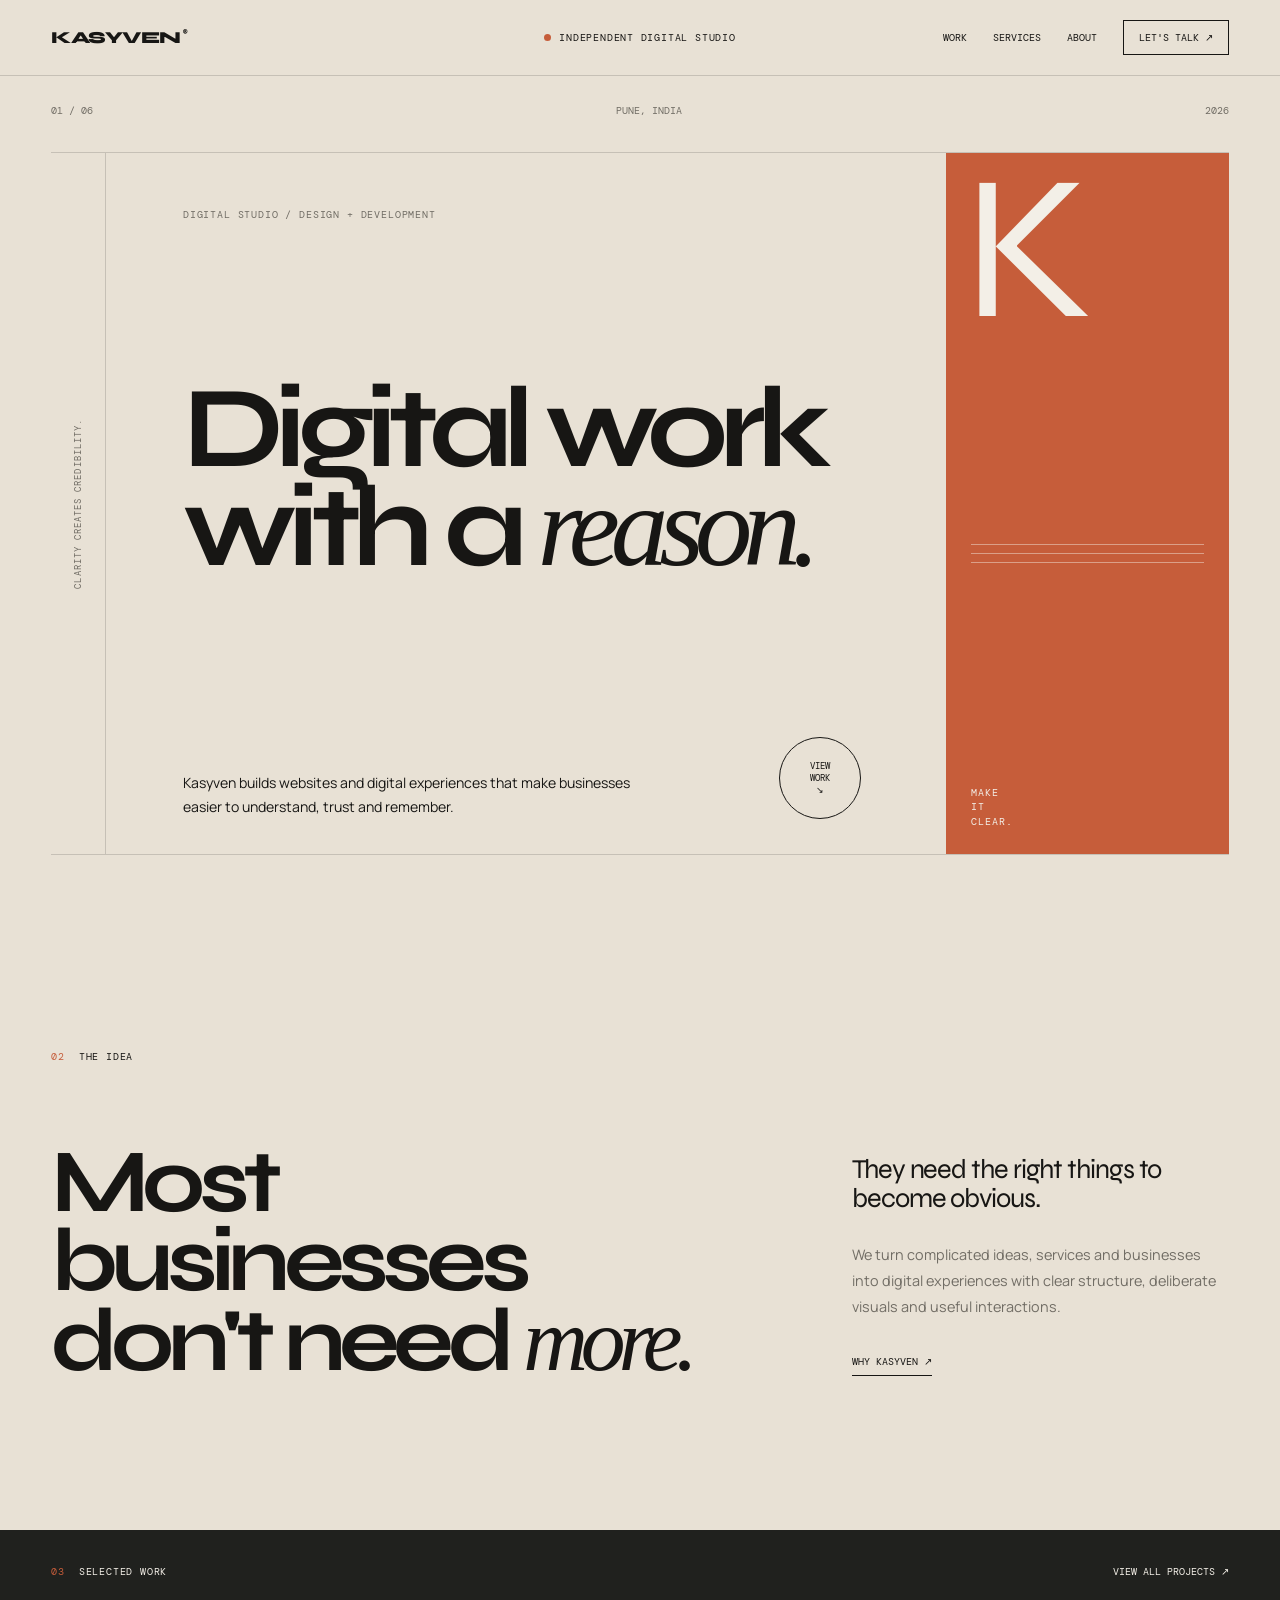
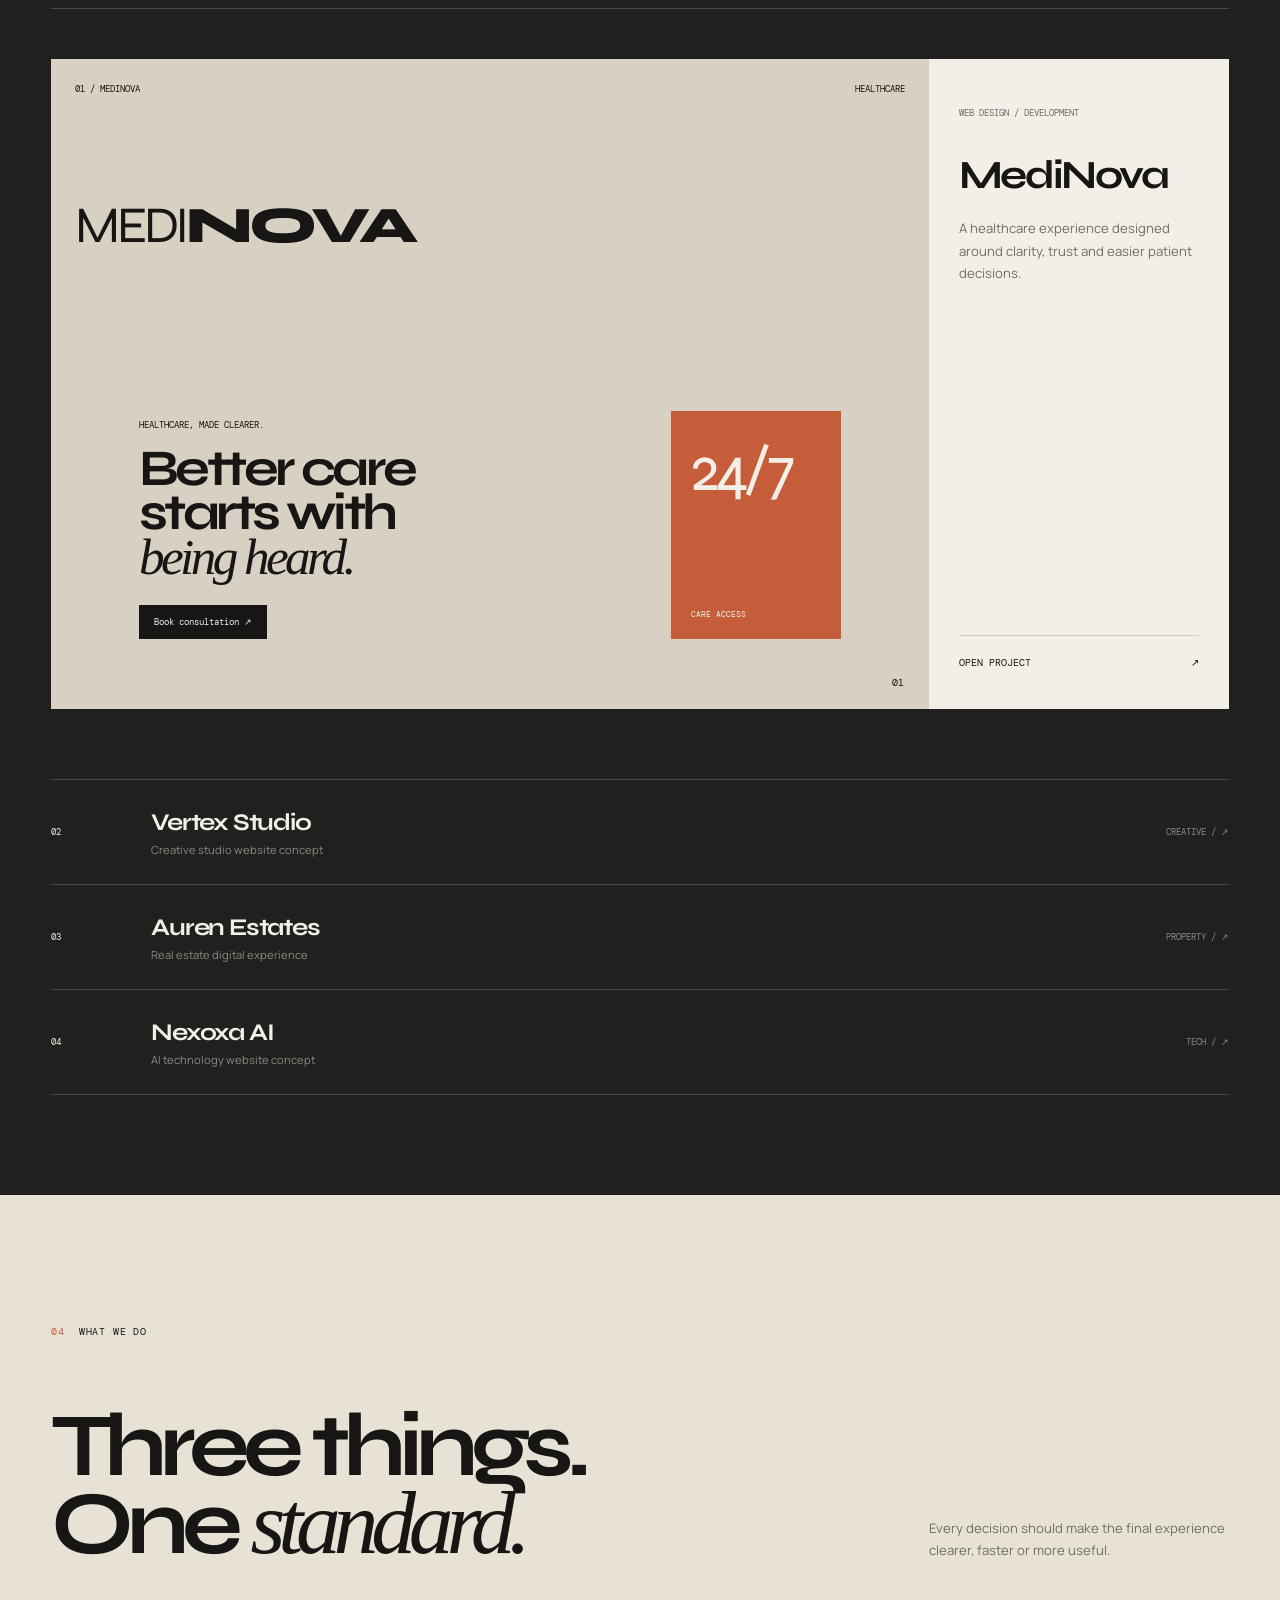
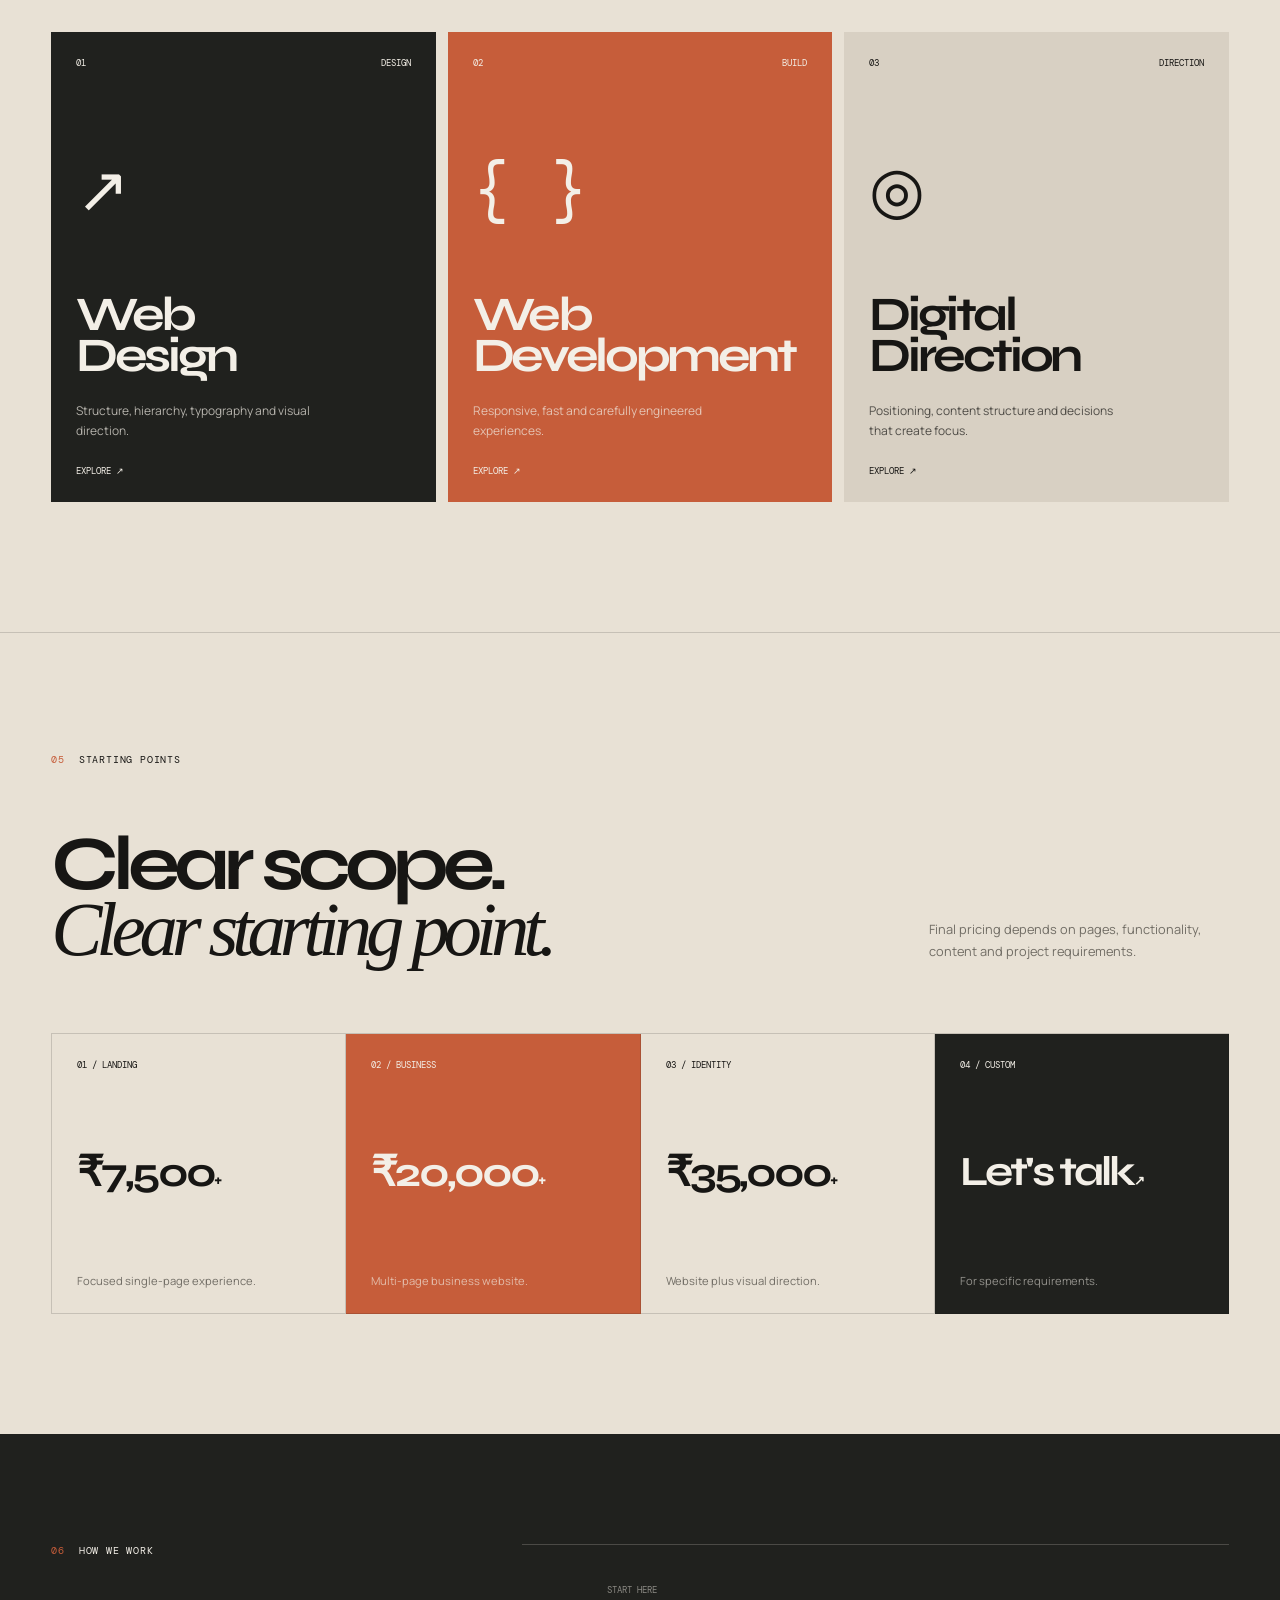
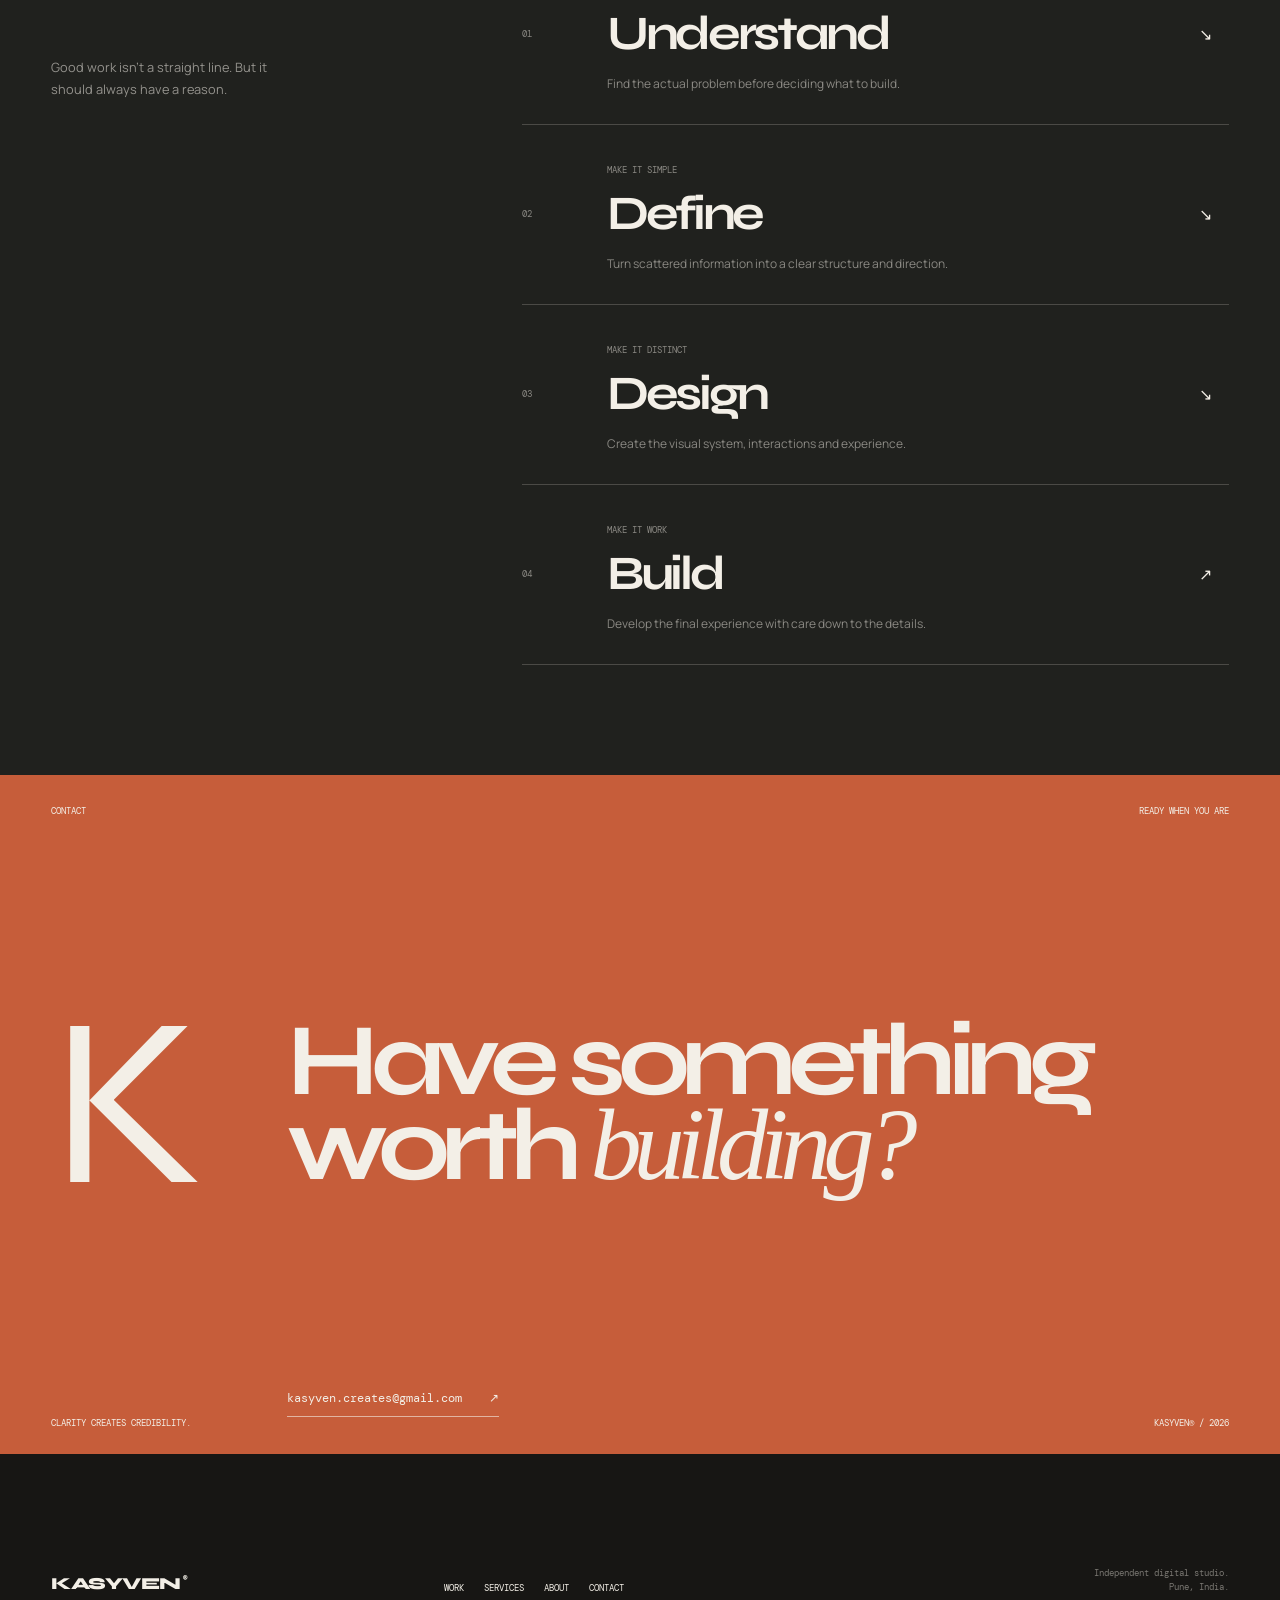
<file: index.html>
﻿<!DOCTYPE html>
<html lang="en">
<head>
  <meta charset="UTF-8">
  <meta name="viewport" content="width=device-width, initial-scale=1.0">

  <meta name="description" content="Kasyven — Independent digital studio. Clarity creates credibility.">

  <title>Kasyven — Digital Studio</title>

  <link rel="preconnect" href="https://fonts.googleapis.com">
  <link rel="preconnect" href="https://fonts.gstatic.com" crossorigin>

  <link href="https://fonts.googleapis.com/css2?family=DM+Mono:wght@400;500&family=Manrope:wght@400;500;600;700;800&family=Syne:wght@400;500;600;700;800&display=swap" rel="stylesheet">

  <link rel="stylesheet" href="css/style.css">
</head>

<body>

<header class="site-header">
  <a href="index.html" class="brand">
    KASYVEN<span>®</span>
  </a>

  <div class="header-status">
    <span class="status-dot"></span>
    Independent digital studio
  </div>

  <nav>
    <a href="work.html">Work</a>
    <a href="services.html">Services</a>
    <a href="about.html">About</a>
    <a href="contact.html" class="header-contact">Let's talk ↗</a>
  </nav>

  <button class="menu-toggle" aria-label="Open menu">
    <span></span>
    <span></span>
  </button>
</header>


<main>

<!-- HERO -->

<section class="hero">

  <div class="hero-meta">
    <span>01 / 06</span>
    <span>Pune, India</span>
    <span>2026</span>
  </div>

  <div class="hero-grid">

    <div class="hero-label">
      <span class="vertical-text">CLARITY CREATES CREDIBILITY.</span>
    </div>

    <div class="hero-main">

      <div class="hero-kicker">
        DIGITAL STUDIO / DESIGN + DEVELOPMENT
      </div>

      <h1>
        Digital work<br>
        with a <em>reason.</em>
      </h1>

      <div class="hero-footer">

        <p>
          Kasyven builds websites and digital experiences
          that make businesses easier to understand,
          trust and remember.
        </p>

        <a href="work.html" class="circle-link">
          <span>View<br>work</span>
          ↘
        </a>

      </div>

    </div>

    <div class="hero-object">
      <div class="object-number">K</div>
      <div class="object-lines">
        <span></span>
        <span></span>
        <span></span>
      </div>
      <div class="object-caption">
        MAKE<br>
        IT<br>
        CLEAR.
      </div>
    </div>

  </div>

</section>


<!-- INTRO -->

<section class="intro-section">

  <div class="section-tag">
    <span>02</span>
    THE IDEA
  </div>

  <div class="intro-layout">

    <h2>
      Most businesses<br>
      don't need <em>more.</em>
    </h2>

    <div class="intro-copy">
      <p class="large-copy">
        They need the right things
        to become obvious.
      </p>

      <p>
        We turn complicated ideas, services and businesses
        into digital experiences with clear structure,
        deliberate visuals and useful interactions.
      </p>

      <a href="about.html" class="under-link">
        Why Kasyven <span>↗</span>
      </a>
    </div>

  </div>

</section>


<!-- FEATURED WORK -->

<section class="work-section">

  <div class="section-header">
    <div class="section-tag light">
      <span>03</span>
      SELECTED WORK
    </div>

    <a href="work.html" class="light-link">
      View all projects ↗
    </a>
  </div>


  <div class="featured-project">

    <div class="project-visual">

      <div class="project-topline">
        <span>01 / MEDINOVA</span>
        <span>HEALTHCARE</span>
      </div>

      <div class="medinova-mark">
        <span>MEDI</span><strong>NOVA</strong>
      </div>

      <div class="medical-layout">

        <div class="medical-copy">
          <small>HEALTHCARE, MADE CLEARER.</small>

          <h3>
            Better care<br>
            starts with<br>
            <i>being heard.</i>
          </h3>

          <span class="fake-button">
            Book consultation ↗
          </span>
        </div>

        <div class="medical-panel">
          <span>24/7</span>
          <small>CARE ACCESS</small>
        </div>

      </div>

      <div class="project-index">01</div>

    </div>


    <div class="project-info">

      <div>
        <span class="project-category">
          WEB DESIGN / DEVELOPMENT
        </span>

        <h3>MediNova</h3>

        <p>
          A healthcare experience designed around
          clarity, trust and easier patient decisions.
        </p>
      </div>

      <a
        href="https://kasyvencreates.github.io/kasyven-demos/website1/"
        target="_blank"
        rel="noopener"
        class="project-link"
      >
        Open project
        <span>↗</span>
      </a>

    </div>

  </div>


  <!-- OTHER WORK -->

  <div class="other-work">

    <a
      href="https://kasyvencreates.github.io/kasyven-demos/website2/"
      target="_blank"
      rel="noopener"
      class="work-item"
    >
      <span class="work-number">02</span>

      <div class="work-name">
        <h3>Vertex Studio</h3>
        <p>Creative studio website concept</p>
      </div>

      <span class="work-type">CREATIVE / ↗</span>
    </a>


    <a
      href="https://kasyvencreates.github.io/kasyven-demos/website3/"
      target="_blank"
      rel="noopener"
      class="work-item"
    >
      <span class="work-number">03</span>

      <div class="work-name">
        <h3>Auren Estates</h3>
        <p>Real estate digital experience</p>
      </div>

      <span class="work-type">PROPERTY / ↗</span>
    </a>


    <a
      href="https://kasyvencreates.github.io/kasyven-demos/website4/"
      target="_blank"
      rel="noopener"
      class="work-item"
    >
      <span class="work-number">04</span>

      <div class="work-name">
        <h3>Nexoxa AI</h3>
        <p>AI technology website concept</p>
      </div>

      <span class="work-type">TECH / ↗</span>
    </a>

  </div>

</section>


<!-- SERVICES -->

<section class="services-section">

  <div class="section-tag">
    <span>04</span>
    WHAT WE DO
  </div>

  <div class="services-intro">
    <h2>
      Three things.<br>
      One <em>standard.</em>
    </h2>

    <p>
      Every decision should make the final experience
      clearer, faster or more useful.
    </p>
  </div>


  <div class="service-cards">

    <a href="services.html" class="service-card service-card-dark">

      <div class="card-top">
        <span>01</span>
        <span>DESIGN</span>
      </div>

      <div class="service-symbol">↗</div>

      <h3>Web<br>Design</h3>

      <p>
        Structure, hierarchy, typography
        and visual direction.
      </p>

      <span class="card-arrow">Explore ↗</span>

    </a>


    <a href="services.html" class="service-card service-card-terra">

      <div class="card-top">
        <span>02</span>
        <span>BUILD</span>
      </div>

      <div class="service-symbol">{ }</div>

      <h3>Web<br>Development</h3>

      <p>
        Responsive, fast and carefully
        engineered experiences.
      </p>

      <span class="card-arrow">Explore ↗</span>

    </a>


    <a href="services.html" class="service-card service-card-light">

      <div class="card-top">
        <span>03</span>
        <span>DIRECTION</span>
      </div>

      <div class="service-symbol">◎</div>

      <h3>Digital<br>Direction</h3>

      <p>
        Positioning, content structure
        and decisions that create focus.
      </p>

      <span class="card-arrow">Explore ↗</span>

    </a>

  </div>

</section>


<!-- PRICING -->

<section class="pricing-section">

  <div class="section-tag">
    <span>05</span>
    STARTING POINTS
  </div>

  <div class="pricing-heading">
    <h2>
      Clear scope.<br>
      <em>Clear starting point.</em>
    </h2>

    <p>
      Final pricing depends on pages, functionality,
      content and project requirements.
    </p>
  </div>


  <div class="price-grid">

    <div class="price-card">
      <span>01 / LANDING</span>
      <strong>₹7,500<span>+</span></strong>
      <p>Focused single-page experience.</p>
    </div>

    <div class="price-card featured-price">
      <span>02 / BUSINESS</span>
      <strong>₹20,000<span>+</span></strong>
      <p>Multi-page business website.</p>
    </div>

    <div class="price-card">
      <span>03 / IDENTITY</span>
      <strong>₹35,000<span>+</span></strong>
      <p>Website plus visual direction.</p>
    </div>

    <div class="price-card custom-price">
      <span>04 / CUSTOM</span>
      <strong>Let's talk<span>↗</span></strong>
      <p>For specific requirements.</p>
    </div>

  </div>

</section>


<!-- PROCESS -->

<section class="process-section">

  <div class="process-side">
    <div class="section-tag light">
      <span>06</span>
      HOW WE WORK
    </div>

    <p>
      Good work isn't a straight line.
      But it should always have a reason.
    </p>
  </div>


  <div class="process-list">

    <div class="process-item">
      <span>01</span>

      <div>
        <small>START HERE</small>
        <h3>Understand</h3>
        <p>
          Find the actual problem before
          deciding what to build.
        </p>
      </div>

      <b>↘</b>
    </div>


    <div class="process-item">
      <span>02</span>

      <div>
        <small>MAKE IT SIMPLE</small>
        <h3>Define</h3>
        <p>
          Turn scattered information into
          a clear structure and direction.
        </p>
      </div>

      <b>↘</b>
    </div>


    <div class="process-item">
      <span>03</span>

      <div>
        <small>MAKE IT DISTINCT</small>
        <h3>Design</h3>
        <p>
          Create the visual system,
          interactions and experience.
        </p>
      </div>

      <b>↘</b>
    </div>


    <div class="process-item">
      <span>04</span>

      <div>
        <small>MAKE IT WORK</small>
        <h3>Build</h3>
        <p>
          Develop the final experience
          with care down to the details.
        </p>
      </div>

      <b>↗</b>
    </div>

  </div>

</section>


<!-- CONTACT -->

<section class="contact-section">

  <div class="contact-top">
    <span>CONTACT</span>
    <span>READY WHEN YOU ARE</span>
  </div>

  <div class="contact-main">

    <div class="contact-mark">K</div>

    <h2>
      Have something<br>
      worth <em>building?</em>
    </h2>

    <a href="mailto:kasyven.creates@gmail.com" class="contact-email">
      kasyven.creates@gmail.com
      <span>↗</span>
    </a>

  </div>

  <div class="contact-bottom">
    <span>CLARITY CREATES CREDIBILITY.</span>
    <span>KASYVEN® / 2026</span>
  </div>

</section>

</main>


<footer class="site-footer">

  <div class="footer-brand">KASYVEN<span>®</span></div>

  <div class="footer-links">
    <a href="work.html">Work</a>
    <a href="services.html">Services</a>
    <a href="about.html">About</a>
    <a href="contact.html">Contact</a>
  </div>

  <div class="footer-copy">
    Independent digital studio.<br>
    Pune, India.
  </div>

</footer>


<script src="js/script.js"></script>

</body>
</html>
</file>
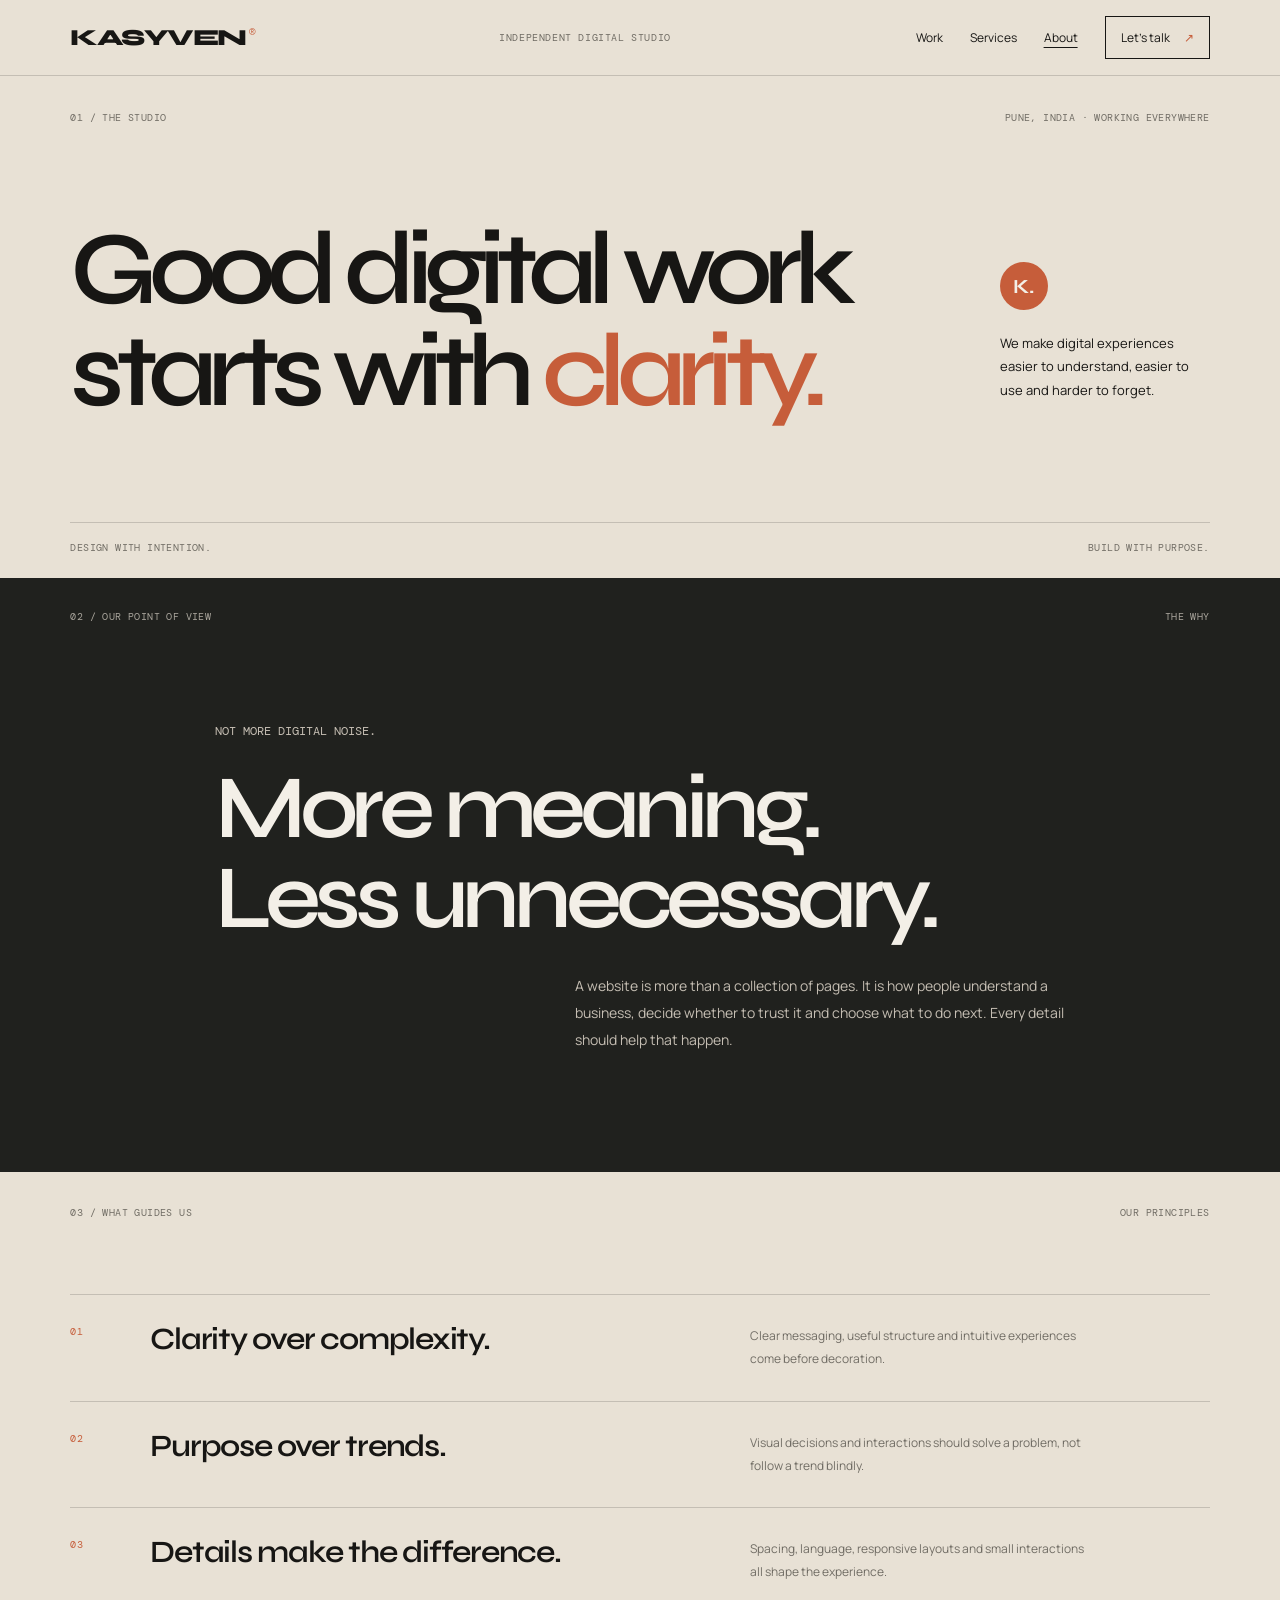
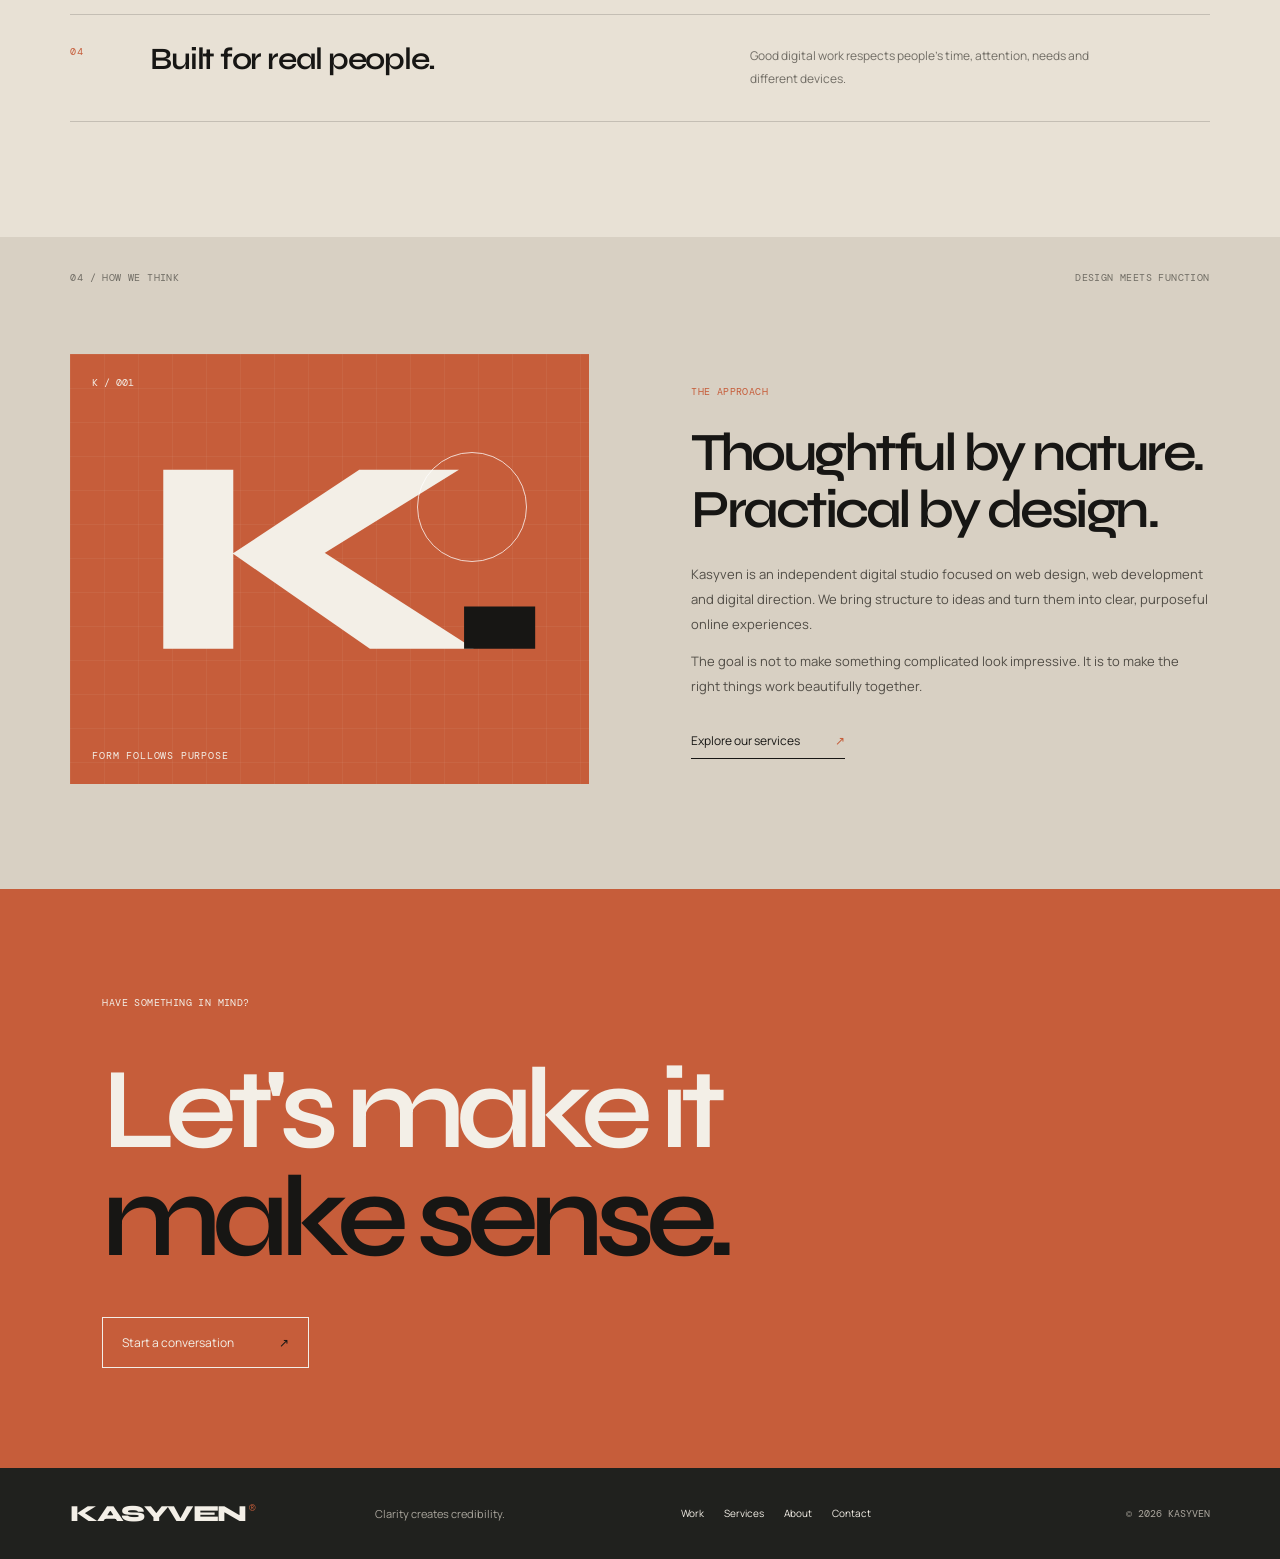
<file: about.html>
﻿<!DOCTYPE html>
<html lang="en">
<head>
    <meta charset="UTF-8">
    <meta name="viewport" content="width=device-width, initial-scale=1.0">
    <meta name="description" content="Meet Kasyven — a digital studio focused on thoughtful web design, development and digital experiences.">
    <title>About — Kasyven</title>
    <link rel="preconnect" href="https://fonts.googleapis.com">
    <link rel="preconnect" href="https://fonts.gstatic.com" crossorigin>
    <link href="https://fonts.googleapis.com/css2?family=DM+Mono:wght@400;500&family=Manrope:wght@400;500;600;700&family=Syne:wght@400;500;600;700;800&display=swap" rel="stylesheet">
    <link rel="stylesheet" href="css/about.css">
    <script src="js/script.js" defer></script>
</head>
<body>

<header class="site-header">
    <a class="wordmark" href="index.html">KASYVEN<span>®</span></a>
    <span class="header-note">Independent digital studio</span>
    <nav class="main-nav" aria-label="Main navigation">
        <a href="work.html">Work</a>
        <a href="services.html">Services</a>
        <a href="about.html" aria-current="page">About</a>
        <a class="nav-contact" href="contact.html">Let's talk <span>↗</span></a>
    </nav>
</header>

<main>
    <section class="about-hero">
        <div class="eyebrow"><span>01 / THE STUDIO</span><span>PUNE, INDIA · WORKING EVERYWHERE</span></div>

        <div class="hero-layout">
            <h1>Good digital work<br>starts with <span>clarity.</span></h1>
            <div class="hero-aside">
                <span class="aside-mark">K.</span>
                <p>We make digital experiences easier to understand, easier to use and harder to forget.</p>
            </div>
        </div>

        <div class="hero-bottom">
            <span>DESIGN WITH INTENTION.</span>
            <span>BUILD WITH PURPOSE.</span>
        </div>
    </section>

    <section class="manifesto section-pad">
        <div class="section-label"><span>02 / OUR POINT OF VIEW</span><span>THE WHY</span></div>
        <div class="manifesto-content">
            <p class="manifesto-kicker">Not more digital noise.</p>
            <h2>More meaning.<br>Less unnecessary.</h2>
            <p class="manifesto-copy">
                A website is more than a collection of pages. It is how people
                understand a business, decide whether to trust it and choose
                what to do next. Every detail should help that happen.
            </p>
        </div>
    </section>

    <section class="beliefs section-pad">
        <div class="section-label"><span>03 / WHAT GUIDES US</span><span>OUR PRINCIPLES</span></div>

        <div class="belief-list">
            <article class="belief-row">
                <span class="belief-number">01</span>
                <h3>Clarity over complexity.</h3>
                <p>Clear messaging, useful structure and intuitive experiences come before decoration.</p>
            </article>
            <article class="belief-row">
                <span class="belief-number">02</span>
                <h3>Purpose over trends.</h3>
                <p>Visual decisions and interactions should solve a problem, not follow a trend blindly.</p>
            </article>
            <article class="belief-row">
                <span class="belief-number">03</span>
                <h3>Details make the difference.</h3>
                <p>Spacing, language, responsive layouts and small interactions all shape the experience.</p>
            </article>
            <article class="belief-row">
                <span class="belief-number">04</span>
                <h3>Built for real people.</h3>
                <p>Good digital work respects people's time, attention, needs and different devices.</p>
            </article>
        </div>
    </section>

    <section class="studio-section section-pad">
        <div class="section-label"><span>04 / HOW WE THINK</span><span>DESIGN MEETS FUNCTION</span></div>

        <div class="studio-grid">
            <div class="studio-art" aria-label="Abstract Kasyven studio graphic">
                <div class="art-grid"></div>
                <span class="art-coordinate">K / 001</span>
                <span class="art-letter">K<span>.</span></span>
                <span class="art-caption">FORM FOLLOWS PURPOSE</span>
                <span class="art-circle"></span>
            </div>

            <div class="studio-copy">
                <span class="mini-label">THE APPROACH</span>
                <h2>Thoughtful by nature.<br>Practical by design.</h2>
                <p>
                    Kasyven is an independent digital studio focused on web design,
                    web development and digital direction. We bring structure to
                    ideas and turn them into clear, purposeful online experiences.
                </p>
                <p>
                    The goal is not to make something complicated look impressive.
                    It is to make the right things work beautifully together.
                </p>
                <a class="text-link" href="services.html">Explore our services <span>↗</span></a>
            </div>
        </div>
    </section>

    <section class="about-cta">
        <span class="mini-label">HAVE SOMETHING IN MIND?</span>
        <h2>Let's make it<br><span>make sense.</span></h2>
        <a class="cta-link" href="contact.html">Start a conversation <span>↗</span></a>
    </section>
</main>

<footer class="site-footer">
    <a class="footer-brand" href="index.html">KASYVEN<span>®</span></a>
    <span class="footer-note">Clarity creates credibility.</span>
    <div class="footer-links">
        <a href="work.html">Work</a>
        <a href="services.html">Services</a>
        <a href="about.html">About</a>
        <a href="contact.html">Contact</a>
    </div>
    <span class="footer-copy">© 2026 KASYVEN</span>
</footer>

</body>
</html>
</file>
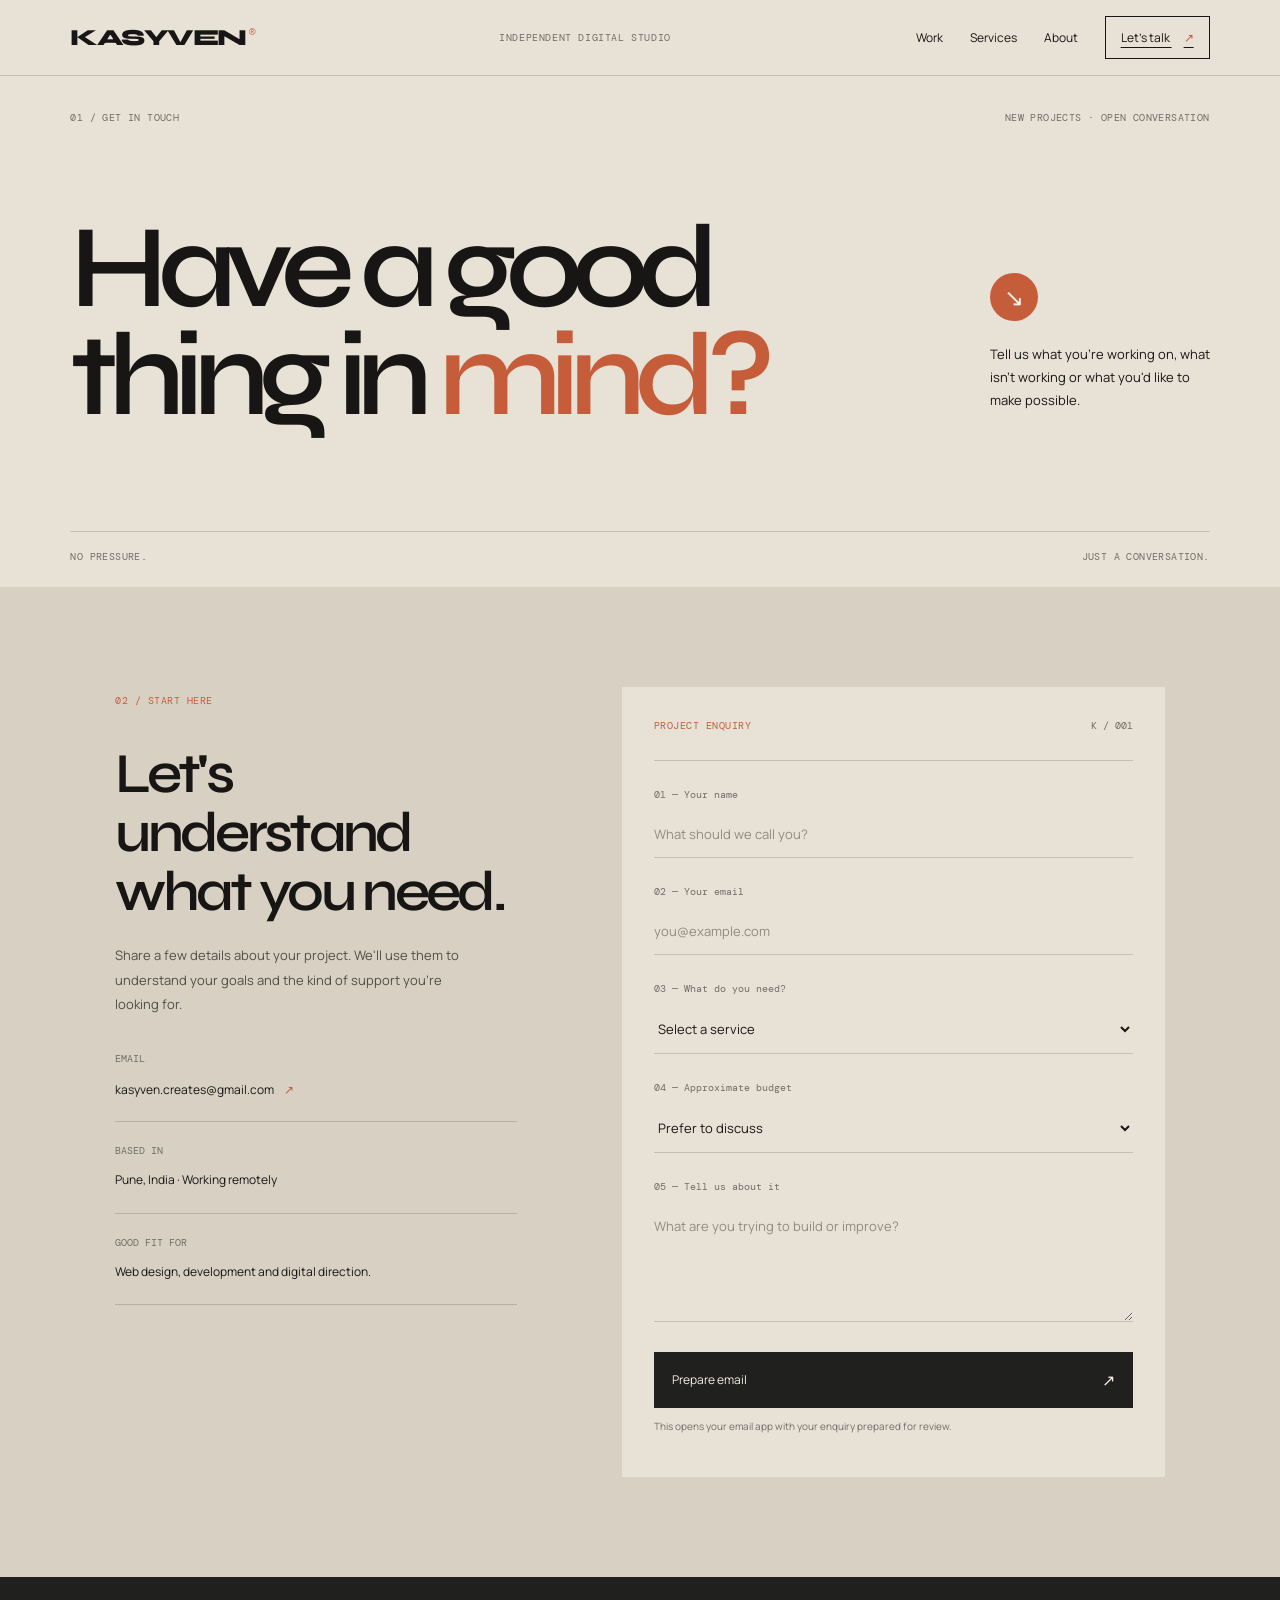
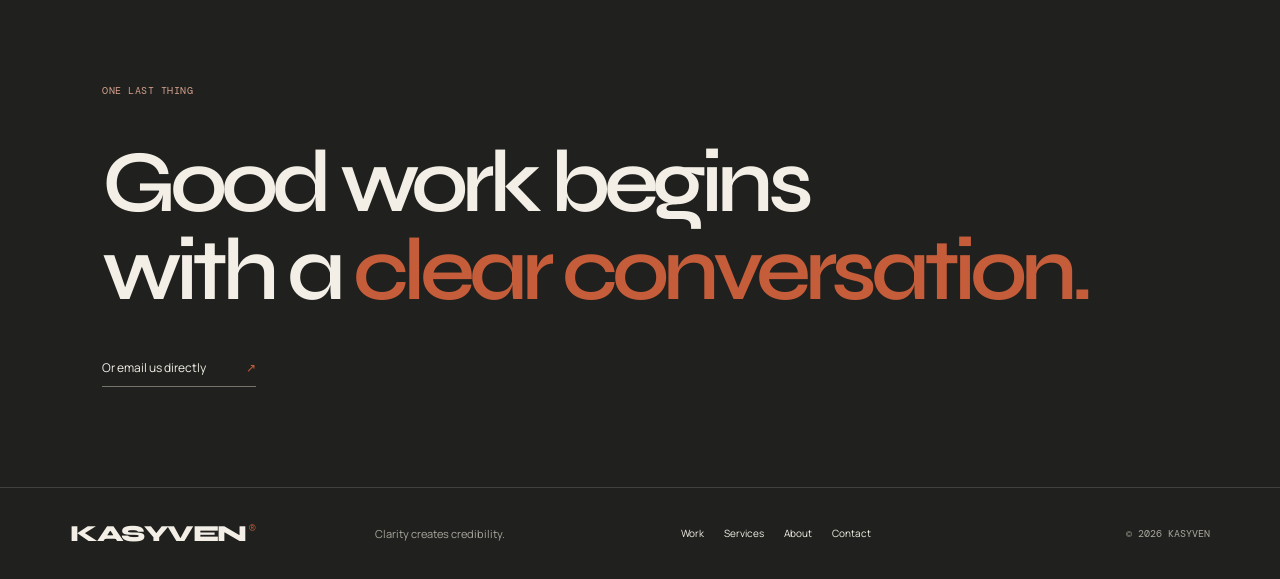
<file: contact.html>
﻿<!DOCTYPE html>
<html lang="en">
<head>
    <meta charset="UTF-8">
    <meta name="viewport" content="width=device-width, initial-scale=1.0">
    <meta name="description" content="Start a project with Kasyven. Get in touch about website design, development or digital direction.">
    <title>Contact — Kasyven</title>
    <link rel="preconnect" href="https://fonts.googleapis.com">
    <link rel="preconnect" href="https://fonts.gstatic.com" crossorigin>
    <link href="https://fonts.googleapis.com/css2?family=DM+Mono:wght@400;500&family=Manrope:wght@400;500;600;700&family=Syne:wght@400;500;600;700;800&display=swap" rel="stylesheet">
    <link rel="stylesheet" href="css/contact.css">
    <script src="js/script.js" defer></script>
</head>
<body>

<header class="site-header">
    <a class="wordmark" href="index.html">KASYVEN<span>®</span></a>
    <span class="header-note">Independent digital studio</span>
    <nav class="main-nav" aria-label="Main navigation">
        <a href="work.html">Work</a>
        <a href="services.html">Services</a>
        <a href="about.html">About</a>
        <a class="nav-contact" href="contact.html" aria-current="page">Let's talk <span>↗</span></a>
    </nav>
</header>

<main>
    <section class="contact-hero">
        <div class="eyebrow"><span>01 / GET IN TOUCH</span><span>NEW PROJECTS · OPEN CONVERSATION</span></div>

        <div class="contact-heading">
            <h1>Have a good<br>thing in <span>mind?</span></h1>
            <div class="heading-aside">
                <span class="aside-mark">↘</span>
                <p>Tell us what you're working on, what isn't working or what you'd like to make possible.</p>
            </div>
        </div>

        <div class="hero-bottom">
            <span>NO PRESSURE.</span>
            <span>JUST A CONVERSATION.</span>
        </div>
    </section>

    <section class="contact-main">
        <div class="contact-intro">
            <span class="mini-label">02 / START HERE</span>
            <h2>Let's understand<br>what you need.</h2>
            <p>
                Share a few details about your project. We'll use them to understand
                your goals and the kind of support you're looking for.
            </p>

            <div class="contact-detail">
                <span class="detail-label">EMAIL</span>
                <a href="mailto:kasyven.creates@gmail.com">kasyven.creates@gmail.com <span>↗</span></a>
            </div>

            <div class="contact-detail">
                <span class="detail-label">BASED IN</span>
                <p>Pune, India · Working remotely</p>
            </div>

            <div class="contact-detail">
                <span class="detail-label">GOOD FIT FOR</span>
                <p>Web design, development and digital direction.</p>
            </div>
        </div>

        <form class="contact-form" id="contact-form">
            <div class="form-heading">
                <span class="mini-label">PROJECT ENQUIRY</span>
                <span class="form-index">K / 001</span>
            </div>

            <label for="name">01 — Your name</label>
            <input type="text" id="name" name="name" placeholder="What should we call you?" required>

            <label for="email">02 — Your email</label>
            <input type="email" id="email" name="email" placeholder="you@example.com" required>

            <label for="service">03 — What do you need?</label>
            <select id="service" name="service" required>
                <option value="" disabled selected>Select a service</option>
                <option value="Web Design">Web design</option>
                <option value="Web Development">Web development</option>
                <option value="Design and Development">Design + development</option>
                <option value="Digital Direction">Digital direction</option>
                <option value="Not Sure Yet">Not sure yet</option>
            </select>

            <label for="budget">04 — Approximate budget</label>
            <select id="budget" name="budget">
                <option value="" selected>Prefer to discuss</option>
                <option value="Under ₹15,000">Under ₹15,000</option>
                <option value="₹15,000–₹30,000">₹15,000–₹30,000</option>
                <option value="₹30,000–₹60,000">₹30,000–₹60,000</option>
                <option value="₹60,000+">₹60,000+</option>
            </select>

            <label for="message">05 — Tell us about it</label>
            <textarea id="message" name="message" rows="5" placeholder="What are you trying to build or improve?" required></textarea>

            <button type="submit">Prepare email <span>↗</span></button>
            <p class="form-note">This opens your email app with your enquiry prepared for review.</p>
            <p class="form-status" id="form-status" aria-live="polite"></p>
        </form>
    </section>

    <section class="contact-close">
        <span class="mini-label">ONE LAST THING</span>
        <h2>Good work begins<br>with a <span>clear conversation.</span></h2>
        <a href="mailto:kasyven.creates@gmail.com">Or email us directly <span>↗</span></a>
    </section>
</main>

<footer class="site-footer">
    <a class="footer-brand" href="index.html">KASYVEN<span>®</span></a>
    <span class="footer-note">Clarity creates credibility.</span>
    <div class="footer-links">
        <a href="work.html">Work</a>
        <a href="services.html">Services</a>
        <a href="about.html">About</a>
        <a href="contact.html">Contact</a>
    </div>
    <span class="footer-copy">© 2026 KASYVEN</span>
</footer>

<script>
document.getElementById("contact-form").addEventListener("submit", function (event) {
    event.preventDefault();

    const data = new FormData(this);
    const subject = encodeURIComponent("Kasyven project enquiry — " + data.get("service"));
    const body = encodeURIComponent(
        "Hello Kasyven,\n\n" +
        "Name: " + data.get("name") + "\n" +
        "Email: " + data.get("email") + "\n" +
        "Service: " + data.get("service") + "\n" +
        "Budget: " + (data.get("budget") || "Prefer to discuss") + "\n\n" +
        "Project details:\n" + data.get("message") + "\n\n" +
        "Sent through the Kasyven website."
    );

    document.getElementById("form-status").textContent =
        "Your email app should open with the enquiry details.";

    window.location.href =
        "mailto:kasyven.creates@gmail.com?subject=" + subject + "&body=" + body;
});
</script>

</body>
</html>
</file>
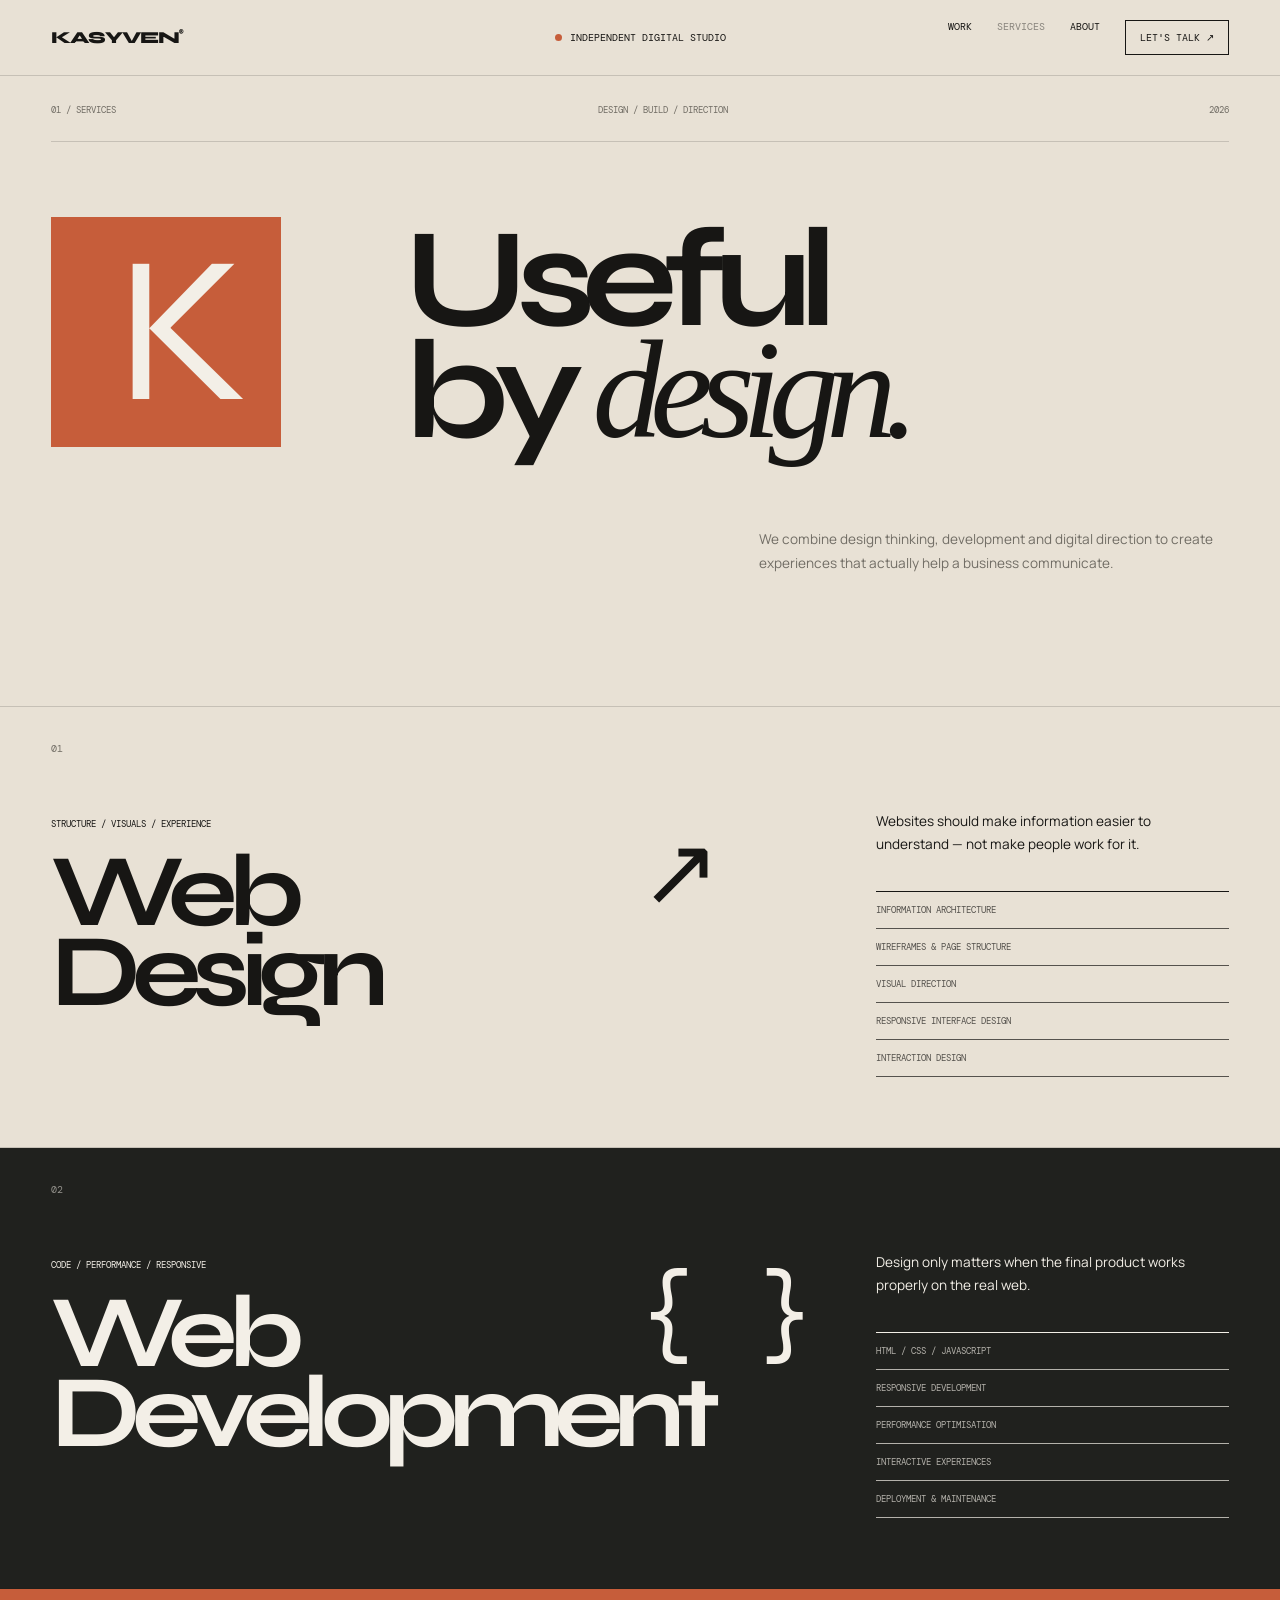
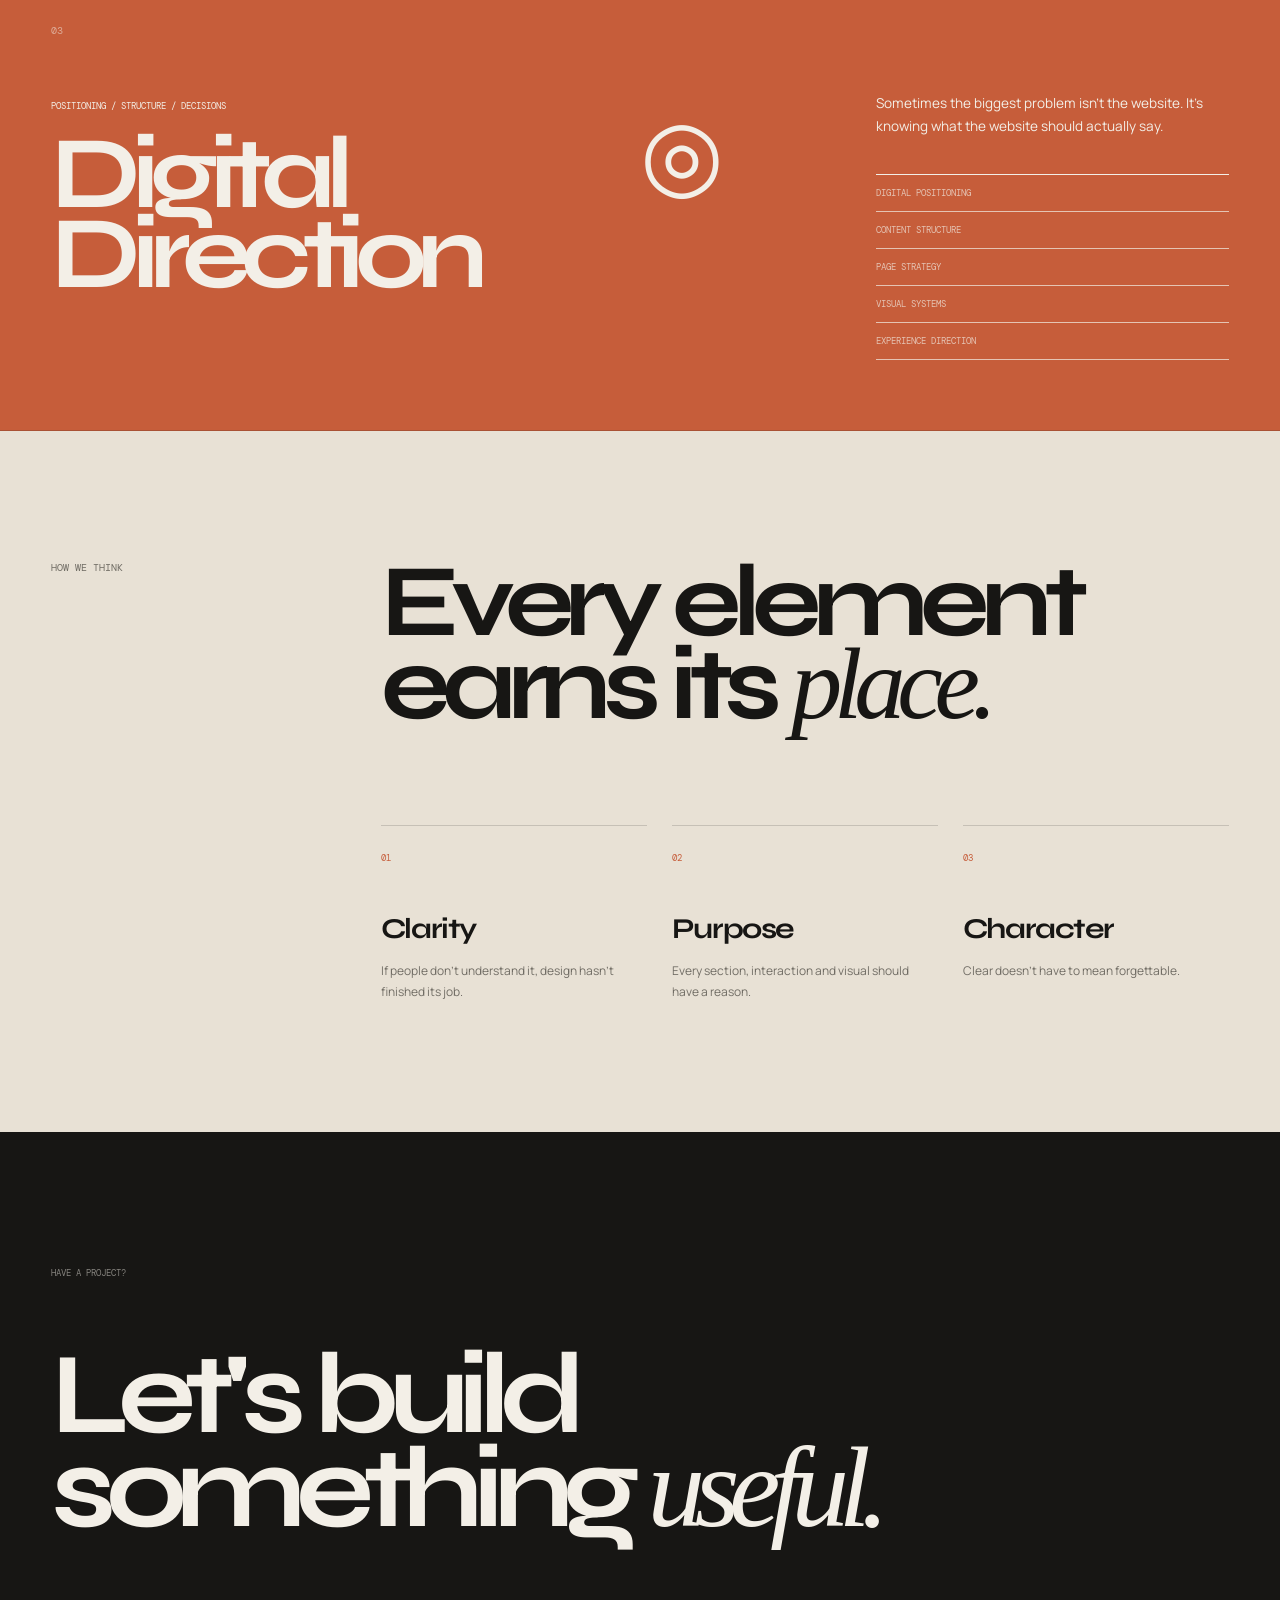
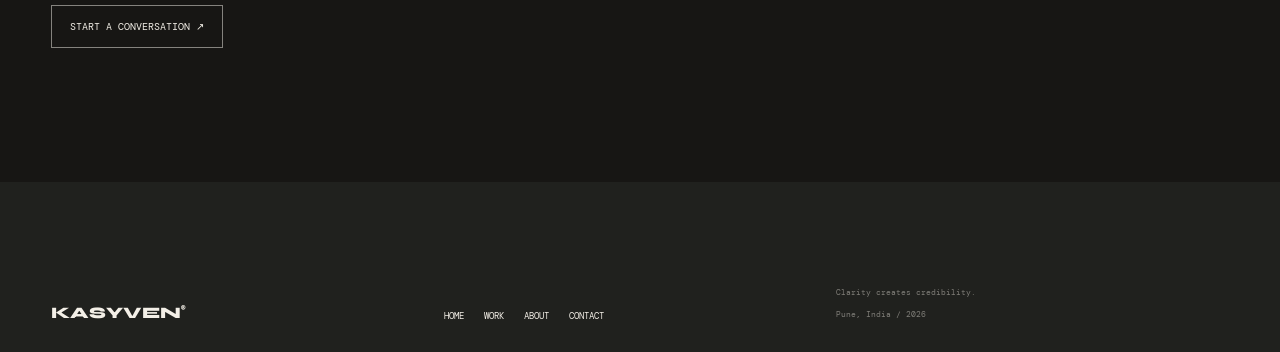
<file: services.html>
﻿<!DOCTYPE html>
<html lang="en">
<head>
  <meta charset="UTF-8">
  <meta name="viewport" content="width=device-width, initial-scale=1.0">

  <meta name="description" content="Kasyven services — web design, development and digital direction.">

  <title>Services — Kasyven</title>

  <link rel="preconnect" href="https://fonts.googleapis.com">
  <link rel="preconnect" href="https://fonts.gstatic.com" crossorigin>

  <link href="https://fonts.googleapis.com/css2?family=DM+Mono:wght@400;500&family=Manrope:wght@400;500;600;700;800&family=Syne:wght@400;500;600;700;800&display=swap" rel="stylesheet">

  <link rel="stylesheet" href="css/services.css">
</head>

<body>

<header class="site-header">

  <a href="index.html" class="brand">
    KASYVEN<span>®</span>
  </a>

  <div class="header-status">
    <span></span>
    Independent digital studio
  </div>

  <nav>
    <a href="work.html">Work</a>
    <a href="services.html" class="active">Services</a>
    <a href="about.html">About</a>
    <a href="contact.html" class="talk">Let's talk ↗</a>
  </nav>

</header>


<main>

<section class="services-hero">

  <div class="meta">
    <span>01 / SERVICES</span>
    <span>DESIGN / BUILD / DIRECTION</span>
    <span>2026</span>
  </div>

  <div class="hero-layout">

    <div class="hero-mark">
      K
    </div>

    <h1>
      Useful<br>
      by <em>design.</em>
    </h1>

  </div>

  <p>
    We combine design thinking, development and
    digital direction to create experiences that
    actually help a business communicate.
  </p>

</section>


<section class="services-list">

  <article class="service">

    <div class="service-number">01</div>

    <div class="service-main">

      <div class="service-heading">
        <small>STRUCTURE / VISUALS / EXPERIENCE</small>

        <h2>
          Web<br>
          Design
        </h2>
      </div>

      <div class="service-symbol">↗</div>

      <div class="service-description">

        <p>
          Websites should make information easier
          to understand — not make people work for it.
        </p>

        <ul>
          <li>Information architecture</li>
          <li>Wireframes & page structure</li>
          <li>Visual direction</li>
          <li>Responsive interface design</li>
          <li>Interaction design</li>
        </ul>

      </div>

    </div>

  </article>


  <article class="service service-dark">

    <div class="service-number">02</div>

    <div class="service-main">

      <div class="service-heading">
        <small>CODE / PERFORMANCE / RESPONSIVE</small>

        <h2>
          Web<br>
          Development
        </h2>
      </div>

      <div class="service-symbol">{ }</div>

      <div class="service-description">

        <p>
          Design only matters when the final product
          works properly on the real web.
        </p>

        <ul>
          <li>HTML / CSS / JavaScript</li>
          <li>Responsive development</li>
          <li>Performance optimisation</li>
          <li>Interactive experiences</li>
          <li>Deployment & maintenance</li>
        </ul>

      </div>

    </div>

  </article>


  <article class="service service-terra">

    <div class="service-number">03</div>

    <div class="service-main">

      <div class="service-heading">
        <small>POSITIONING / STRUCTURE / DECISIONS</small>

        <h2>
          Digital<br>
          Direction
        </h2>
      </div>

      <div class="service-symbol">◎</div>

      <div class="service-description">

        <p>
          Sometimes the biggest problem isn't the
          website. It's knowing what the website
          should actually say.
        </p>

        <ul>
          <li>Digital positioning</li>
          <li>Content structure</li>
          <li>Page strategy</li>
          <li>Visual systems</li>
          <li>Experience direction</li>
        </ul>

      </div>

    </div>

  </article>

</section>


<section class="principles">

  <div class="principles-label">
    HOW WE THINK
  </div>

  <div class="principles-content">

    <h2>
      Every element<br>
      earns its <em>place.</em>
    </h2>

    <div class="principle-grid">

      <div>
        <span>01</span>
        <h3>Clarity</h3>
        <p>
          If people don't understand it,
          design hasn't finished its job.
        </p>
      </div>

      <div>
        <span>02</span>
        <h3>Purpose</h3>
        <p>
          Every section, interaction and
          visual should have a reason.
        </p>
      </div>

      <div>
        <span>03</span>
        <h3>Character</h3>
        <p>
          Clear doesn't have to mean
          forgettable.
        </p>
      </div>

    </div>

  </div>

</section>


<section class="services-cta">

  <div class="cta-small">
    HAVE A PROJECT?
  </div>

  <h2>
    Let's build<br>
    something <em>useful.</em>
  </h2>

  <a href="contact.html">
    Start a conversation ↗
  </a>

</section>

</main>


<footer class="site-footer">

  <div class="footer-brand">
    KASYVEN<span>®</span>
  </div>

  <div class="footer-links">
    <a href="index.html">Home</a>
    <a href="work.html">Work</a>
    <a href="about.html">About</a>
    <a href="contact.html">Contact</a>
  </div>

  <div>
    <small>
      Clarity creates credibility.<br>
      Pune, India / 2026
    </small>
  </div>

</footer>

<script src="js/script.js"></script>

</body>
</html>
</file>
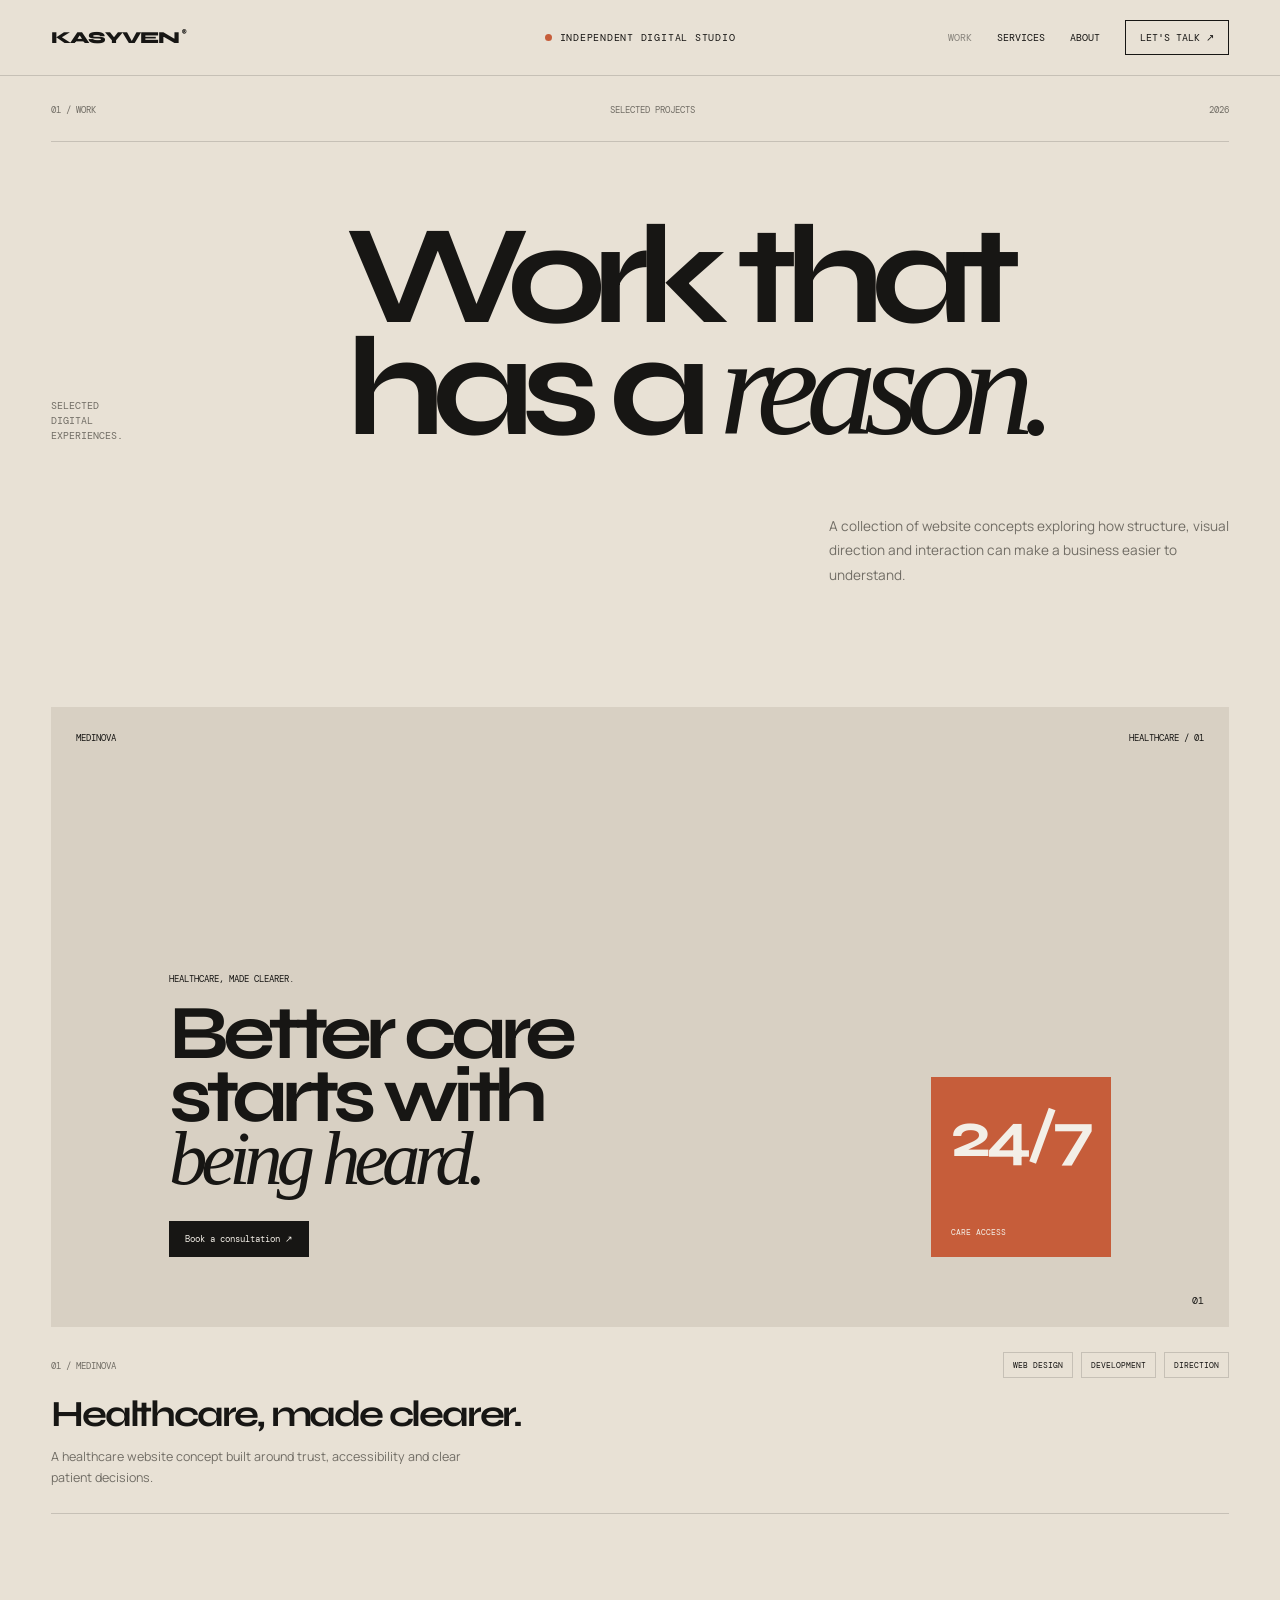
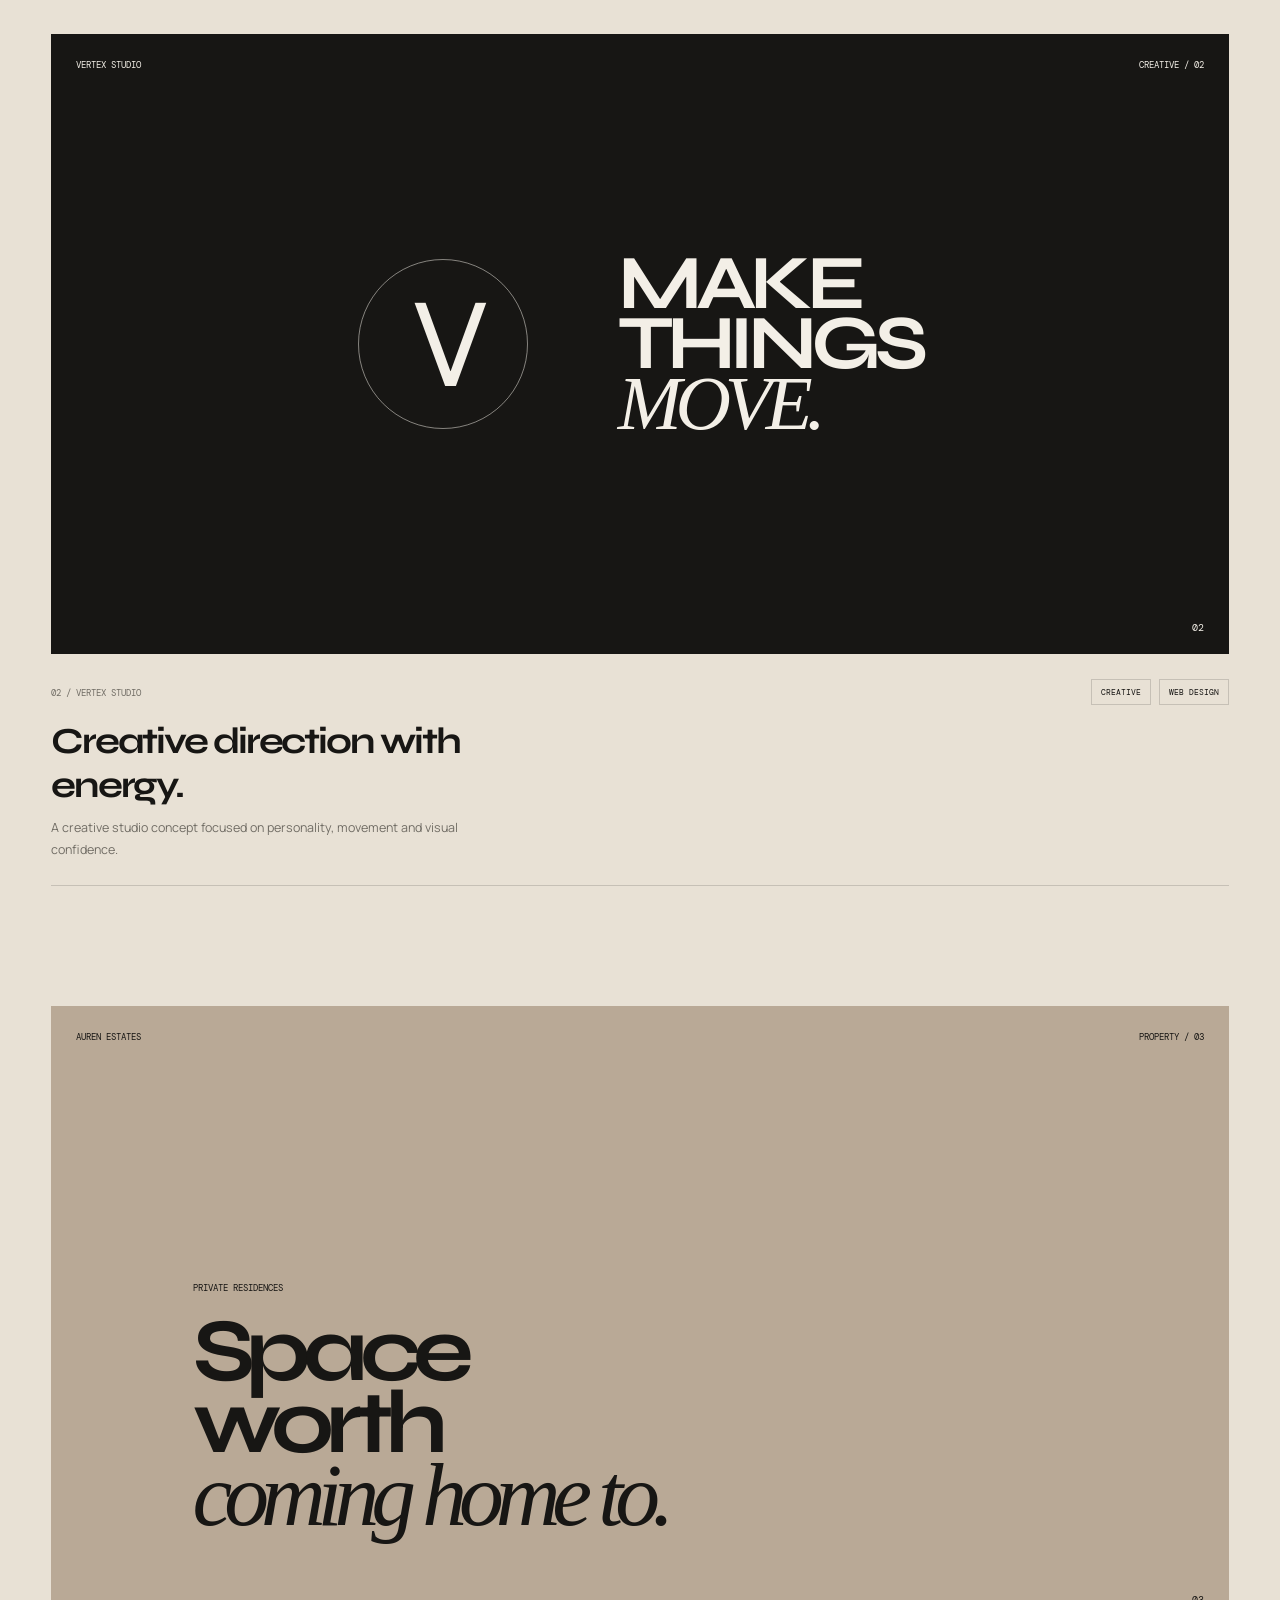
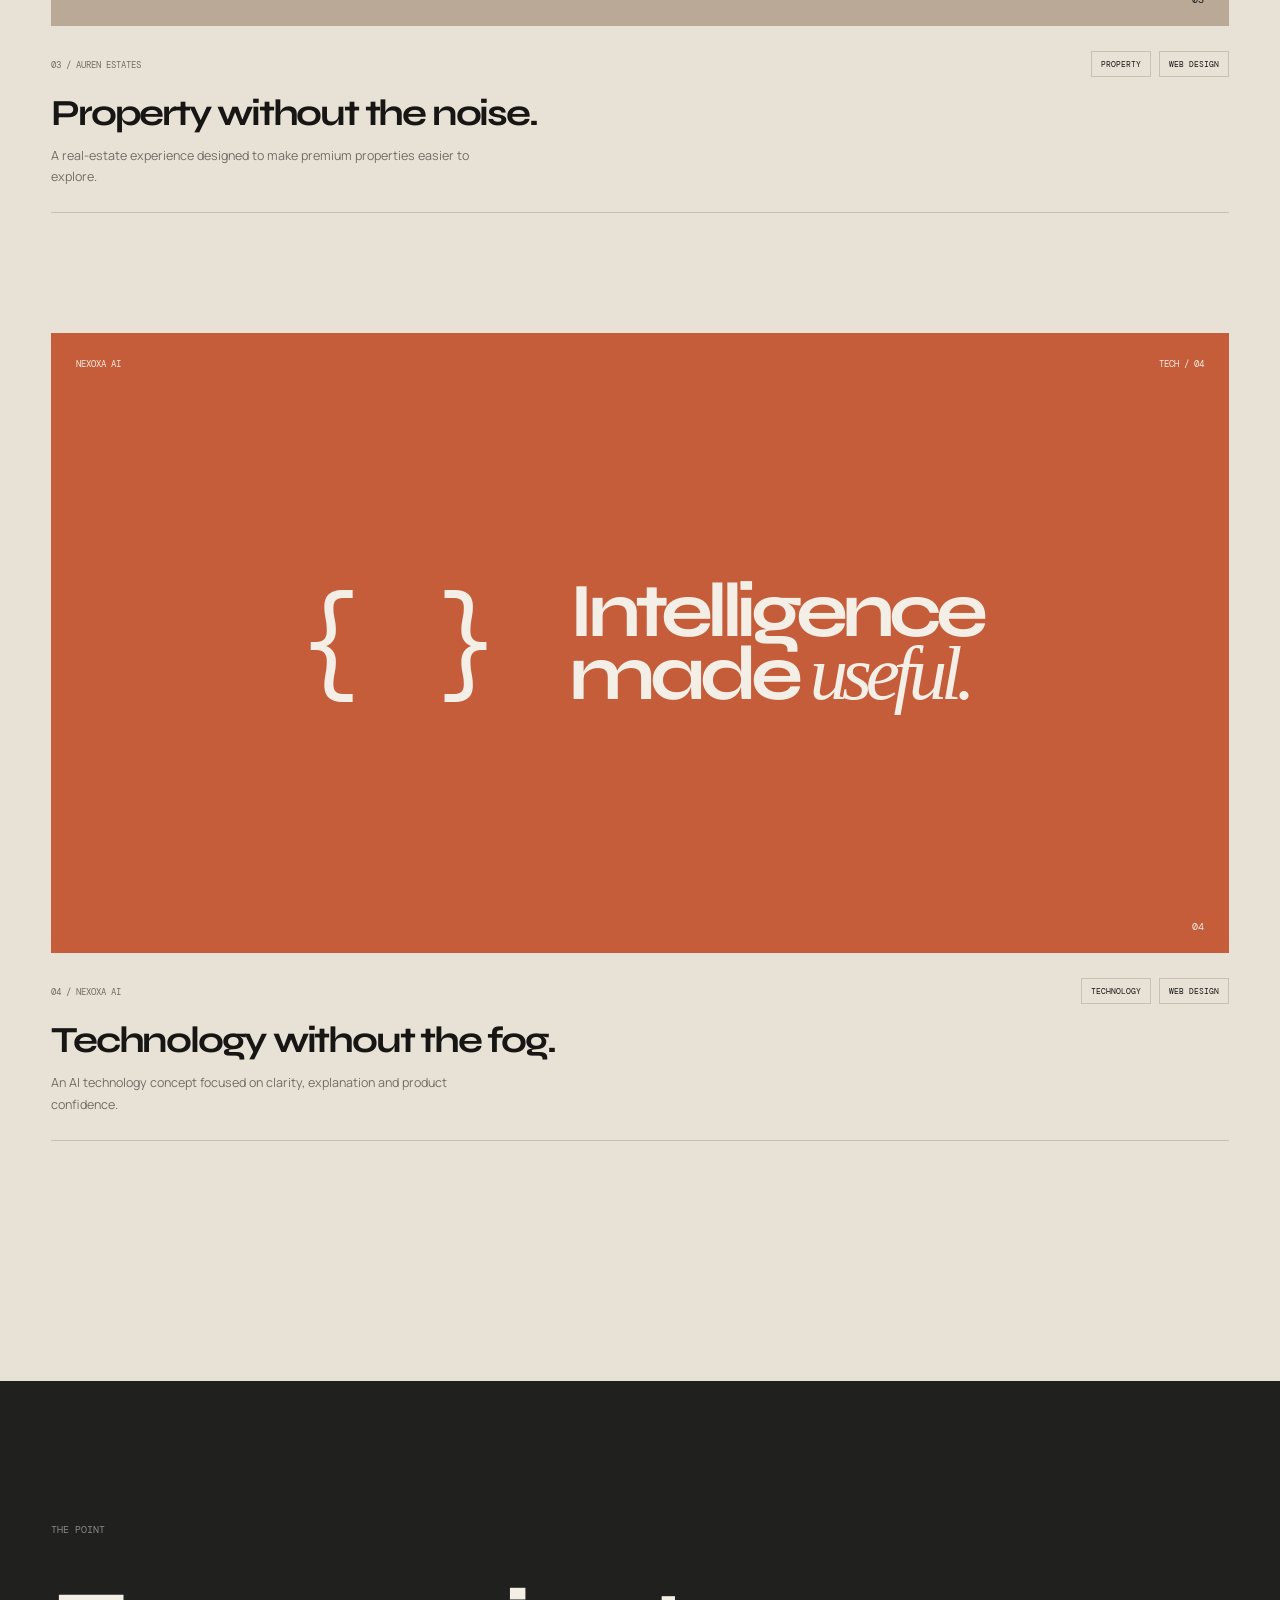
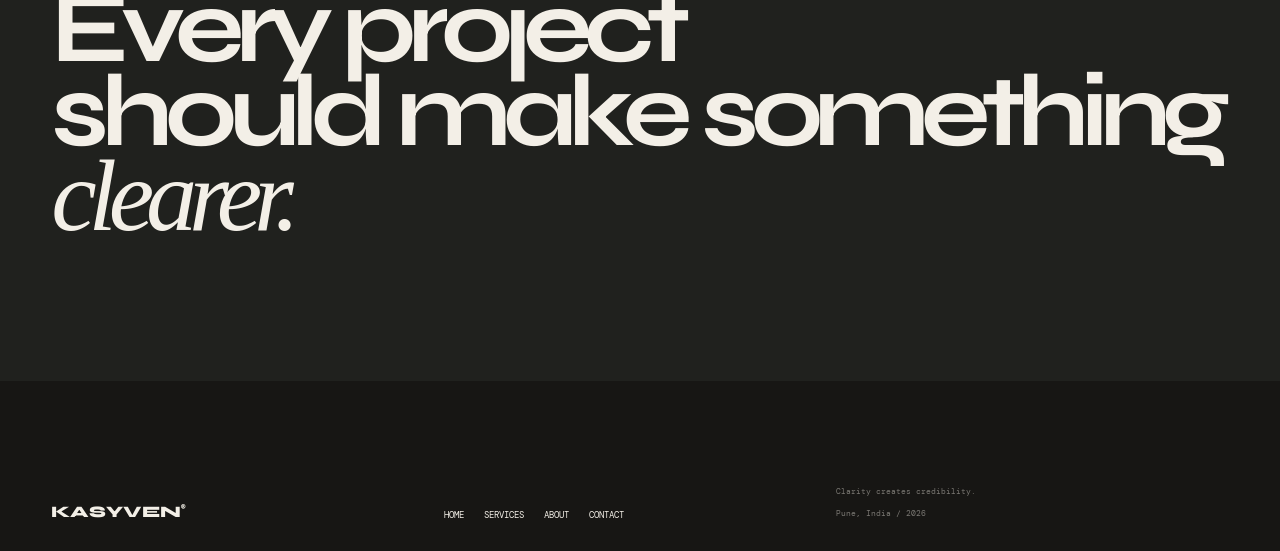
<file: work.html>
﻿<!DOCTYPE html>
<html lang="en">
<head>
  <meta charset="UTF-8">
  <meta name="viewport" content="width=device-width, initial-scale=1.0">
  <meta name="description" content="Selected work by Kasyven — digital experiences built with clarity.">
  <title>Work — Kasyven</title>

  <link rel="preconnect" href="https://fonts.googleapis.com">
  <link rel="preconnect" href="https://fonts.gstatic.com" crossorigin>

  <link href="https://fonts.googleapis.com/css2?family=DM+Mono:wght@400;500&family=Manrope:wght@400;500;600;700;800&family=Syne:wght@400;500;600;700;800&display=swap" rel="stylesheet">

  <link rel="stylesheet" href="css/work.css">
</head>

<body>

<header class="site-header">

  <a href="index.html" class="brand">
    KASYVEN<span>®</span>
  </a>

  <div class="header-status">
    <span></span>
    Independent digital studio
  </div>

  <nav>
    <a href="work.html" class="active">Work</a>
    <a href="services.html">Services</a>
    <a href="about.html">About</a>
    <a href="contact.html" class="talk">Let's talk ↗</a>
  </nav>

</header>


<main>

<section class="work-hero">

  <div class="meta">
    <span>01 / WORK</span>
    <span>SELECTED PROJECTS</span>
    <span>2026</span>
  </div>

  <div class="hero-content">

    <div class="hero-label">
      SELECTED<br>
      DIGITAL<br>
      EXPERIENCES.
    </div>

    <h1>
      Work that<br>
      has a <em>reason.</em>
    </h1>

  </div>

  <p class="hero-description">
    A collection of website concepts exploring how
    structure, visual direction and interaction can
    make a business easier to understand.
  </p>

</section>


<section class="projects">

  <!-- MEDINOVA -->

  <article class="project project-large">

    <a
      href="https://kasyvencreates.github.io/kasyven-demos/website1/"
      target="_blank"
      rel="noopener"
      class="project-preview medinova"
    >

      <div class="preview-top">
        <span>MEDINOVA</span>
        <span>HEALTHCARE / 01</span>
      </div>

      <div class="preview-main">

        <div>
          <small>HEALTHCARE, MADE CLEARER.</small>

          <h2>
            Better care<br>
            starts with<br>
            <i>being heard.</i>
          </h2>

          <span class="preview-button">
            Book a consultation ↗
          </span>
        </div>

        <div class="preview-stat">
          <strong>24/7</strong>
          <span>CARE ACCESS</span>
        </div>

      </div>

      <div class="preview-number">01</div>

    </a>

    <div class="project-info">

      <div>
        <span>01 / MEDINOVA</span>
        <h2>Healthcare, made clearer.</h2>
        <p>
          A healthcare website concept built around
          trust, accessibility and clear patient decisions.
        </p>
      </div>

      <div class="project-tags">
        <span>WEB DESIGN</span>
        <span>DEVELOPMENT</span>
        <span>DIRECTION</span>
      </div>

    </div>

  </article>


  <!-- VERTEX -->

  <article class="project">

    <a
      href="https://kasyvencreates.github.io/kasyven-demos/website2/"
      target="_blank"
      rel="noopener"
      class="project-preview vertex"
    >

      <div class="preview-top">
        <span>VERTEX STUDIO</span>
        <span>CREATIVE / 02</span>
      </div>

      <div class="vertex-center">
        <span>V</span>
        <h2>MAKE<br>THINGS<br><i>MOVE.</i></h2>
      </div>

      <div class="preview-number">02</div>

    </a>

    <div class="project-info">

      <div>
        <span>02 / VERTEX STUDIO</span>
        <h2>Creative direction with energy.</h2>
        <p>
          A creative studio concept focused on
          personality, movement and visual confidence.
        </p>
      </div>

      <div class="project-tags">
        <span>CREATIVE</span>
        <span>WEB DESIGN</span>
      </div>

    </div>

  </article>


  <!-- AUREN -->

  <article class="project">

    <a
      href="https://kasyvencreates.github.io/kasyven-demos/website3/"
      target="_blank"
      rel="noopener"
      class="project-preview auren"
    >

      <div class="preview-top">
        <span>AUREN ESTATES</span>
        <span>PROPERTY / 03</span>
      </div>

      <div class="auren-center">

        <small>PRIVATE RESIDENCES</small>

        <h2>
          Space<br>
          worth<br>
          <i>coming home to.</i>
        </h2>

      </div>

      <div class="preview-number">03</div>

    </a>

    <div class="project-info">

      <div>
        <span>03 / AUREN ESTATES</span>
        <h2>Property without the noise.</h2>
        <p>
          A real-estate experience designed to make
          premium properties easier to explore.
        </p>
      </div>

      <div class="project-tags">
        <span>PROPERTY</span>
        <span>WEB DESIGN</span>
      </div>

    </div>

  </article>


  <!-- NEXOXA -->

  <article class="project">

    <a
      href="https://kasyvencreates.github.io/kasyven-demos/website4/"
      target="_blank"
      rel="noopener"
      class="project-preview nexoxa"
    >

      <div class="preview-top">
        <span>NEXOXA AI</span>
        <span>TECH / 04</span>
      </div>

      <div class="nexoxa-center">

        <span class="nexoxa-symbol">{ }</span>

        <h2>
          Intelligence<br>
          made <i>useful.</i>
        </h2>

      </div>

      <div class="preview-number">04</div>

    </a>

    <div class="project-info">

      <div>
        <span>04 / NEXOXA AI</span>
        <h2>Technology without the fog.</h2>
        <p>
          An AI technology concept focused on
          clarity, explanation and product confidence.
        </p>
      </div>

      <div class="project-tags">
        <span>TECHNOLOGY</span>
        <span>WEB DESIGN</span>
      </div>

    </div>

  </article>

</section>


<section class="work-note">

  <span>THE POINT</span>

  <h2>
    Every project<br>
    should make something<br>
    <em>clearer.</em>
  </h2>

</section>

</main>


<footer class="site-footer">

  <div class="footer-brand">
    KASYVEN<span>®</span>
  </div>

  <div class="footer-links">
    <a href="index.html">Home</a>
    <a href="services.html">Services</a>
    <a href="about.html">About</a>
    <a href="contact.html">Contact</a>
  </div>

  <div>
    <small>
      Clarity creates credibility.<br>
      Pune, India / 2026
    </small>
  </div>

</footer>

<script src="js/script.js"></script>

</body>
</html>
</file>
<file: css/style.css>
﻿/* =========================================================
   KASYVEN — NEW HOMEPAGE SYSTEM
   Clarity creates credibility.
   ========================================================= */

:root {
  --stone: #E8E1D5;
  --clay: #D8D0C3;
  --ink: #171614;
  --charcoal: #20211E;
  --terra: #C65D3A;
  --warm-white: #F3EFE7;
  --muted: #716D65;
  --line: rgba(23, 22, 20, .16);

  --syne: "Syne", sans-serif;
  --manrope: "Manrope", sans-serif;
  --mono: "DM Mono", monospace;
}


/* RESET */

* {
  margin: 0;
  padding: 0;
  box-sizing: border-box;
}

html {
  scroll-behavior: smooth;
}

body {
  background: var(--stone);
  color: var(--ink);
  font-family: var(--manrope);
  overflow-x: hidden;
}

a {
  color: inherit;
  text-decoration: none;
}

button {
  font: inherit;
}


/* =========================================================
   HEADER
   ========================================================= */

.site-header {
  height: 76px;
  padding: 0 4vw;

  display: grid;
  grid-template-columns: 1fr auto 1fr;
  align-items: center;

  border-bottom: 1px solid var(--line);
}

.brand,
.footer-brand {
  font-family: var(--syne);
  font-weight: 800;
  font-size: 1.05rem;
  letter-spacing: -.04em;
}

.brand span,
.footer-brand span {
  font-family: var(--mono);
  font-size: .45rem;
  vertical-align: top;
  margin-left: 3px;
}

.header-status {
  font-family: var(--mono);
  font-size: .62rem;
  text-transform: uppercase;
  letter-spacing: .08em;
  display: flex;
  align-items: center;
  gap: 8px;
}

.status-dot {
  width: 7px;
  height: 7px;
  background: var(--terra);
  border-radius: 50%;
}

.site-header nav {
  display: flex;
  justify-content: flex-end;
  align-items: center;
  gap: 26px;

  font-family: var(--mono);
  font-size: .65rem;
  text-transform: uppercase;
}

.site-header nav a {
  transition: opacity .2s ease;
}

.site-header nav a:hover {
  opacity: .5;
}

.header-contact {
  border: 1px solid var(--ink);
  padding: 10px 15px;
}


/* MOBILE MENU */

.menu-toggle {
  display: none;
  background: none;
  border: 0;
}

.menu-toggle span {
  display: block;
  width: 23px;
  height: 1px;
  background: var(--ink);
  margin: 6px 0;
}


/* =========================================================
   COMMON
   ========================================================= */

.section-tag {
  font-family: var(--mono);
  font-size: .62rem;
  text-transform: uppercase;
  letter-spacing: .08em;

  display: flex;
  align-items: center;
  gap: 14px;
}

.section-tag span {
  color: var(--terra);
}

.section-tag.light {
  color: var(--warm-white);
}

.light-link {
  color: var(--warm-white);
  font-family: var(--mono);
  font-size: .65rem;
  text-transform: uppercase;
}

.under-link {
  display: inline-block;
  margin-top: 35px;

  font-family: var(--mono);
  font-size: .65rem;
  text-transform: uppercase;

  border-bottom: 1px solid var(--ink);
  padding-bottom: 7px;
}


/* =========================================================
   HERO
   ========================================================= */

.hero {
  min-height: calc(100vh - 76px);
  padding: 28px 4vw 45px;

  display: flex;
  flex-direction: column;
}

.hero-meta {
  display: flex;
  justify-content: space-between;

  font-family: var(--mono);
  font-size: .6rem;
  text-transform: uppercase;
  color: var(--muted);
}

.hero-grid {
  flex: 1;
  margin-top: 35px;

  display: grid;
  grid-template-columns: 55px minmax(0, 1fr) 24%;
  border-top: 1px solid var(--line);
  border-bottom: 1px solid var(--line);
}

.hero-label {
  border-right: 1px solid var(--line);
  display: flex;
  justify-content: center;
  align-items: center;
}

.vertical-text {
  writing-mode: vertical-rl;
  transform: rotate(180deg);

  font-family: var(--mono);
  font-size: .55rem;
  letter-spacing: .12em;
  color: var(--muted);
}

.hero-main {
  padding: 55px 6vw 35px;

  display: flex;
  flex-direction: column;
  justify-content: space-between;
}

.hero-kicker {
  font-family: var(--mono);
  font-size: .65rem;
  letter-spacing: .08em;
  color: var(--muted);
}

.hero h1 {
  font-family: var(--syne);
  font-size: clamp(4.5rem, 9vw, 10rem);
  line-height: .84;
  letter-spacing: -.075em;
  font-weight: 700;

  margin: auto 0;
}

.hero h1 em,
.intro-section h2 em,
.services-intro h2 em,
.pricing-heading h2 em,
.contact-main h2 em {
  font-family: Georgia, serif;
  font-weight: 400;
  letter-spacing: -.08em;
}

.hero-footer {
  display: grid;
  grid-template-columns: 1fr 90px;
  align-items: end;
  gap: 40px;
}

.hero-footer p {
  max-width: 480px;
  font-size: .88rem;
  line-height: 1.7;
}

.circle-link {
  width: 82px;
  height: 82px;
  border-radius: 50%;

  border: 1px solid var(--ink);

  display: flex;
  flex-direction: column;
  align-items: center;
  justify-content: center;

  font-family: var(--mono);
  font-size: .55rem;
  text-transform: uppercase;
  text-align: center;

  transition:
    background .3s ease,
    color .3s ease,
    transform .3s ease;
}

.circle-link:hover {
  background: var(--ink);
  color: var(--stone);
  transform: rotate(8deg);
}

.hero-object {
  background: var(--terra);
  color: var(--warm-white);

  position: relative;
  overflow: hidden;

  min-height: 500px;

  display: flex;
  flex-direction: column;
  justify-content: space-between;

  padding: 25px;
}

.object-number {
  font-family: var(--syne);
  font-size: clamp(8rem, 16vw, 15rem);
  line-height: .7;
  letter-spacing: -.1em;
  margin-left: -8px;
}

.object-lines {
  display: flex;
  flex-direction: column;
  gap: 8px;
}

.object-lines span {
  display: block;
  height: 1px;
  background: rgba(243, 239, 231, .45);
}

.object-caption {
  font-family: var(--mono);
  font-size: .6rem;
  letter-spacing: .1em;
  line-height: 1.5;
}


/* =========================================================
   INTRO
   ========================================================= */

.intro-section {
  padding: 150px 4vw;
}

.intro-layout {
  margin-top: 80px;

  display: grid;
  grid-template-columns: 58% 1fr;
  gap: 10%;
}

.intro-layout h2 {
  font-family: var(--syne);
  font-size: clamp(3.8rem, 7vw, 8rem);
  line-height: .88;
  letter-spacing: -.075em;
}

.intro-copy {
  padding-top: 12px;
}

.large-copy {
  font-family: var(--syne);
  font-size: 1.7rem;
  line-height: 1.05;
  letter-spacing: -.04em;
  margin-bottom: 30px;
}

.intro-copy > p:not(.large-copy) {
  color: var(--muted);
  font-size: .9rem;
  line-height: 1.8;
  max-width: 420px;
}


/* =========================================================
   WORK
   ========================================================= */

.work-section {
  background: var(--charcoal);
  color: var(--warm-white);

  padding: 35px 4vw 100px;
}

.section-header {
  display: flex;
  justify-content: space-between;
  align-items: center;

  padding-bottom: 30px;
  border-bottom: 1px solid rgba(243,239,231,.18);
}

.featured-project {
  margin-top: 50px;

  display: grid;
  grid-template-columns: 1fr 300px;
  gap: 0;
}

.project-visual {
  min-height: 650px;
  background: var(--clay);
  color: var(--ink);

  position: relative;
  overflow: hidden;

  padding: 24px;
}

.project-topline {
  display: flex;
  justify-content: space-between;

  font-family: var(--mono);
  font-size: .58rem;
  text-transform: uppercase;
}

.medinova-mark {
  margin-top: 100px;

  font-family: var(--syne);
  font-size: clamp(2rem, 4vw, 4rem);
  letter-spacing: -.07em;
}

.medinova-mark strong {
  font-weight: 800;
}

.medical-layout {
  position: absolute;
  left: 10%;
  right: 10%;
  bottom: 70px;

  display: grid;
  grid-template-columns: 1fr 170px;
  gap: 30px;
}

.medical-copy small {
  font-family: var(--mono);
  font-size: .55rem;
}

.medical-copy h3 {
  margin: 14px 0 25px;

  font-family: var(--syne);
  font-size: clamp(2.3rem, 4vw, 4.8rem);
  line-height: .86;
  letter-spacing: -.07em;
}

.medical-copy h3 i {
  font-family: Georgia, serif;
  font-weight: 400;
}

.fake-button {
  display: inline-block;
  padding: 11px 15px;
  background: var(--ink);
  color: var(--warm-white);

  font-family: var(--mono);
  font-size: .55rem;
}

.medical-panel {
  background: var(--terra);
  color: var(--warm-white);

  min-height: 150px;
  padding: 20px;

  display: flex;
  flex-direction: column;
  justify-content: space-between;
}

.medical-panel span {
  font-family: var(--syne);
  font-size: 4rem;
  letter-spacing: -.08em;
}

.medical-panel small {
  font-family: var(--mono);
  font-size: .5rem;
}

.project-index {
  position: absolute;
  bottom: 20px;
  right: 25px;

  font-family: var(--mono);
  font-size: .6rem;
}

.project-info {
  background: var(--warm-white);
  color: var(--ink);

  padding: 40px 30px;

  display: flex;
  flex-direction: column;
  justify-content: space-between;
}

.project-category {
  font-family: var(--mono);
  font-size: .55rem;
  color: var(--muted);
}

.project-info h3 {
  font-family: var(--syne);
  font-size: 2.5rem;
  letter-spacing: -.06em;
  margin: 30px 0 18px;
}

.project-info p {
  font-size: .82rem;
  line-height: 1.7;
  color: var(--muted);
}

.project-link {
  border-top: 1px solid var(--line);
  padding-top: 20px;

  font-family: var(--mono);
  font-size: .6rem;
  text-transform: uppercase;

  display: flex;
  justify-content: space-between;
}

.other-work {
  margin-top: 70px;
  border-top: 1px solid rgba(243,239,231,.18);
}

.work-item {
  min-height: 105px;

  display: grid;
  grid-template-columns: 70px 1fr 150px;
  align-items: center;
  gap: 30px;

  border-bottom: 1px solid rgba(243,239,231,.18);

  transition: padding .3s ease;
}

.work-item:hover {
  padding-left: 20px;
}

.work-number,
.work-type {
  font-family: var(--mono);
  font-size: .58rem;
}

.work-type {
  text-align: right;
  color: rgba(243,239,231,.5);
}

.work-name h3 {
  font-family: var(--syne);
  font-size: 1.5rem;
  letter-spacing: -.05em;
}

.work-name p {
  margin-top: 5px;
  font-size: .7rem;
  color: rgba(243,239,231,.5);
}


/* =========================================================
   SERVICES
   ========================================================= */

.services-section {
  padding: 130px 4vw;
}

.services-intro {
  margin-top: 70px;

  display: grid;
  grid-template-columns: 1fr 300px;
  gap: 10%;
  align-items: end;
}

.services-intro h2 {
  font-family: var(--syne);
  font-size: clamp(3.5rem, 7vw, 7rem);
  line-height: .85;
  letter-spacing: -.08em;
}

.services-intro p {
  font-size: .82rem;
  color: var(--muted);
  line-height: 1.7;
}

.service-cards {
  margin-top: 70px;

  display: grid;
  grid-template-columns: repeat(3, 1fr);
  gap: 12px;
}

.service-card {
  min-height: 470px;

  padding: 25px;

  display: flex;
  flex-direction: column;

  transition:
    transform .35s ease,
    box-shadow .35s ease;
}

.service-card:hover {
  transform: translateY(-8px);
}

.service-card-dark {
  background: var(--charcoal);
  color: var(--warm-white);
}

.service-card-terra {
  background: var(--terra);
  color: var(--warm-white);
}

.service-card-light {
  background: var(--clay);
}

.card-top {
  display: flex;
  justify-content: space-between;

  font-family: var(--mono);
  font-size: .58rem;
}

.service-symbol {
  font-family: var(--mono);
  font-size: 4rem;
  margin-top: 80px;
}

.service-card h3 {
  margin-top: auto;

  font-family: var(--syne);
  font-size: 3rem;
  line-height: .85;
  letter-spacing: -.07em;
}

.service-card p {
  margin-top: 25px;
  max-width: 260px;

  font-size: .75rem;
  line-height: 1.6;
  opacity: .7;
}

.card-arrow {
  margin-top: 25px;

  font-family: var(--mono);
  font-size: .58rem;
  text-transform: uppercase;
}


/* =========================================================
   PRICING
   ========================================================= */

.pricing-section {
  padding: 120px 4vw;
  border-top: 1px solid var(--line);
}

.pricing-heading {
  margin-top: 65px;

  display: grid;
  grid-template-columns: 1fr 300px;
  gap: 10%;
  align-items: end;
}

.pricing-heading h2 {
  font-family: var(--syne);
  font-size: clamp(3.4rem, 6vw, 6.5rem);
  line-height: .86;
  letter-spacing: -.08em;
}

.pricing-heading p {
  font-size: .8rem;
  line-height: 1.7;
  color: var(--muted);
}

.price-grid {
  margin-top: 70px;

  display: grid;
  grid-template-columns: repeat(4, 1fr);
  border-top: 1px solid var(--line);
  border-left: 1px solid var(--line);
}

.price-card {
  min-height: 280px;

  padding: 25px;

  border-right: 1px solid var(--line);
  border-bottom: 1px solid var(--line);

  display: flex;
  flex-direction: column;
  justify-content: space-between;
}

.price-card > span {
  font-family: var(--mono);
  font-size: .55rem;
}

.price-card strong {
  font-family: var(--syne);
  font-size: 2.6rem;
  letter-spacing: -.07em;
}

.price-card strong span {
  font-family: var(--mono);
  font-size: .8rem;
}

.price-card p {
  color: var(--muted);
  font-size: .7rem;
}

.featured-price {
  background: var(--terra);
  color: var(--warm-white);
}

.featured-price p {
  color: rgba(243,239,231,.65);
}

.custom-price {
  background: var(--charcoal);
  color: var(--warm-white);
}

.custom-price p {
  color: rgba(243,239,231,.55);
}


/* =========================================================
   PROCESS
   ========================================================= */

.process-section {
  background: var(--charcoal);
  color: var(--warm-white);

  padding: 110px 4vw;

  display: grid;
  grid-template-columns: 30% 1fr;
  gap: 10%;
}

.process-side p {
  margin-top: 100px;
  max-width: 230px;

  font-size: .8rem;
  line-height: 1.7;
  color: rgba(243,239,231,.55);
}

.process-list {
  border-top: 1px solid rgba(243,239,231,.2);
}

.process-item {
  min-height: 180px;

  display: grid;
  grid-template-columns: 55px 1fr 30px;
  gap: 30px;
  align-items: center;

  border-bottom: 1px solid rgba(243,239,231,.2);
}

.process-item > span,
.process-item small {
  font-family: var(--mono);
  font-size: .55rem;
  color: rgba(243,239,231,.5);
}

.process-item h3 {
  font-family: var(--syne);
  font-size: 3rem;
  letter-spacing: -.07em;
  margin: 7px 0 12px;
}

.process-item p {
  max-width: 420px;

  font-size: .75rem;
  line-height: 1.6;
  color: rgba(243,239,231,.5);
}

.process-item b {
  font-weight: 400;
  font-family: var(--mono);
}


/* =========================================================
   CONTACT
   ========================================================= */

.contact-section {
  background: var(--terra);
  color: var(--warm-white);

  padding: 30px 4vw 25px;
}

.contact-top,
.contact-bottom {
  display: flex;
  justify-content: space-between;

  font-family: var(--mono);
  font-size: .58rem;
  text-transform: uppercase;
}

.contact-main {
  min-height: 600px;

  display: grid;
  grid-template-columns: 20% 1fr;
  grid-template-rows: 1fr auto;

  align-items: center;
}

.contact-mark {
  font-family: var(--syne);
  font-size: 15rem;
  line-height: .6;
  letter-spacing: -.12em;
}

.contact-main h2 {
  font-family: var(--syne);
  font-size: clamp(4rem, 8vw, 9rem);
  line-height: .82;
  letter-spacing: -.08em;
}

.contact-email {
  grid-column: 2;

  justify-self: start;

  font-family: var(--mono);
  font-size: .72rem;

  border-bottom: 1px solid rgba(243,239,231,.6);
  padding-bottom: 10px;
}

.contact-email span {
  margin-left: 20px;
}


/* =========================================================
   FOOTER
   ========================================================= */

.site-footer {
  background: var(--ink);
  color: var(--warm-white);

  min-height: 170px;
  padding: 30px 4vw;

  display: grid;
  grid-template-columns: 1fr 1fr 1fr;
  align-items: end;
}

.footer-links {
  display: flex;
  gap: 20px;

  font-family: var(--mono);
  font-size: .58rem;
  text-transform: uppercase;
}

.footer-links a:hover {
  opacity: .5;
}

.footer-copy {
  justify-self: end;

  font-family: var(--mono);
  font-size: .55rem;
  line-height: 1.6;
  color: rgba(243,239,231,.45);
  text-align: right;
}


/* =========================================================
   RESPONSIVE
   ========================================================= */

@media (max-width: 1000px) {

  .header-status {
    display: none;
  }

  .site-header {
    grid-template-columns: 1fr auto;
  }

  .site-header nav {
    display: none;
  }

  .menu-toggle {
    display: block;
  }

  .hero-grid {
    grid-template-columns: 35px 1fr;
  }

  .hero-object {
    display: none;
  }

  .featured-project {
    grid-template-columns: 1fr;
  }

  .project-info {
    min-height: 300px;
  }

  .service-cards {
    grid-template-columns: 1fr;
  }

  .service-card {
    min-height: 390px;
  }

  .price-grid {
    grid-template-columns: repeat(2, 1fr);
  }

  .process-section {
    grid-template-columns: 1fr;
  }

  .process-side p {
    margin-top: 30px;
    margin-bottom: 60px;
  }
}


@media (max-width: 650px) {

  .site-header {
    height: 65px;
    padding: 0 5vw;
  }

  .hero {
    min-height: auto;
    padding: 22px 5vw 35px;
  }

  .hero-grid {
    display: block;
    border-top: 1px solid var(--line);
    border-bottom: 0;
  }

  .hero-label {
    display: none;
  }

  .hero-main {
    padding: 35px 0;
    min-height: 600px;
  }

  .hero h1 {
    font-size: clamp(4rem, 18vw, 7rem);
    margin: 100px 0;
  }

  .hero-footer {
    grid-template-columns: 1fr 70px;
  }

  .hero-footer p {
    font-size: .75rem;
  }

  .circle-link {
    width: 65px;
    height: 65px;
  }

  .intro-section,
  .services-section,
  .pricing-section {
    padding: 90px 5vw;
  }

  .intro-layout,
  .services-intro,
  .pricing-heading {
    grid-template-columns: 1fr;
    gap: 45px;
  }

  .intro-layout {
    margin-top: 50px;
  }

  .intro-layout h2,
  .services-intro h2,
  .pricing-heading h2 {
    font-size: 4rem;
  }

  .work-section {
    padding: 28px 5vw 70px;
  }

  .featured-project {
    margin-top: 35px;
  }

  .project-visual {
    min-height: 550px;
  }

  .medical-layout {
    grid-template-columns: 1fr;
    bottom: 50px;
  }

  .medical-panel {
    display: none;
  }

  .medical-copy h3 {
    font-size: 3rem;
  }

  .work-item {
    grid-template-columns: 35px 1fr;
    min-height: 120px;
  }

  .work-type {
    display: none;
  }

  .price-grid {
    grid-template-columns: 1fr;
  }

  .price-card {
    min-height: 230px;
  }

  .process-section {
    padding: 85px 5vw;
  }

  .process-item {
    grid-template-columns: 35px 1fr;
    padding: 30px 0;
  }

  .process-item b {
    display: none;
  }

  .process-item h3 {
    font-size: 2.3rem;
  }

  .contact-section {
    padding: 25px 5vw;
  }

  .contact-main {
    min-height: 550px;
    display: flex;
    flex-direction: column;
    align-items: flex-start;
    justify-content: space-between;
    padding: 70px 0 50px;
  }

  .contact-mark {
    font-size: 8rem;
  }

  .contact-main h2 {
    font-size: 4rem;
  }

  .contact-email {
    margin-top: 40px;
  }

  .contact-top,
  .contact-bottom {
    font-size: .48rem;
  }

  .site-footer {
    padding: 35px 5vw;
    grid-template-columns: 1fr;
    gap: 35px;
    align-items: start;
  }

  .footer-copy {
    justify-self: start;
    text-align: left;
  }

  .footer-links {
    flex-wrap: wrap;
  }
}
</file>
<file: css/about.css>
﻿:root {
    --paper: #E8E1D5;
    --ink: #171614;
    --clay: #D8D0C3;
    --charcoal: #20211E;
    --accent: #C65D3A;
    --white: #F3EFE7;
    --muted: #716D65;
    --border: rgba(23,22,20,.17);
    --display: "Syne", sans-serif;
    --body: "Manrope", sans-serif;
    --mono: "DM Mono", monospace;
}

* { box-sizing: border-box; }

html { scroll-behavior: smooth; }

body {
    margin: 0;
    background: var(--paper);
    color: var(--ink);
    font-family: var(--body);
    -webkit-font-smoothing: antialiased;
}

a { color: inherit; text-decoration: none; }

.site-header {
    min-height: 76px;
    padding: 0 5.5%;
    display: flex;
    align-items: center;
    justify-content: space-between;
    gap: 24px;
    border-bottom: 1px solid var(--border);
}

.wordmark, .footer-brand {
    font: 800 23px var(--display);
    letter-spacing: -1.5px;
}

.wordmark span, .footer-brand span {
    color: var(--accent);
    font: 11px var(--mono);
    vertical-align: top;
    margin-left: 3px;
}

.header-note {
    color: var(--muted);
    font: 10px var(--mono);
    text-transform: uppercase;
    letter-spacing: .06em;
}

.main-nav { display: flex; align-items: center; gap: 27px; }

.main-nav a {
    font-size: 12px;
    transition: color .2s ease;
}

.main-nav a:hover { color: var(--accent); }

.main-nav a[aria-current="page"] { text-decoration: underline; text-underline-offset: 5px; }

.main-nav .nav-contact {
    padding: 12px 15px;
    border: 1px solid var(--ink);
}

.nav-contact span { margin-left: 12px; color: var(--accent); }

.about-hero { padding: 35px 5.5% 24px; }

.eyebrow, .section-label, .hero-bottom {
    display: flex;
    justify-content: space-between;
    gap: 20px;
    color: var(--muted);
    font: 10px var(--mono);
    letter-spacing: .04em;
}

.hero-layout {
    display: grid;
    grid-template-columns: minmax(0, 1fr) 210px;
    align-items: end;
    gap: 35px;
    padding: 95px 0 100px;
}

.about-hero h1 {
    margin: 0;
    font: 600 clamp(50px, 8.1vw, 112px)/.98 var(--display);
    letter-spacing: -.085em;
}

.about-hero h1 span { color: var(--accent); }

.hero-aside { padding-bottom: 7px; }

.aside-mark {
    display: grid;
    place-items: center;
    width: 48px;
    height: 48px;
    margin-bottom: 22px;
    background: var(--accent);
    border-radius: 50%;
    color: var(--white);
    font: 700 20px var(--display);
}

.hero-aside p {
    max-width: 210px;
    font-size: 13px;
    line-height: 1.8;
}

.hero-bottom {
    padding-top: 18px;
    border-top: 1px solid var(--border);
}

.section-pad { padding: 34px 5.5% 105px; }

.manifesto {
    background: var(--charcoal);
    color: var(--white);
    padding-top: 32px;
}

.manifesto .section-label { color: #aaa69d; }

.manifesto-content {
    max-width: 850px;
    margin: 100px auto 0;
}

.manifesto-kicker {
    color: #c5beb3;
    font: 12px var(--mono);
    text-transform: uppercase;
}

.manifesto h2 {
    margin: 25px 0 30px;
    font: 600 clamp(45px, 7vw, 90px)/1 var(--display);
    letter-spacing: -.07em;
}

.manifesto-copy {
    max-width: 490px;
    margin-left: auto;
    color: #c5beb3;
    font-size: 14px;
    line-height: 1.9;
}

.beliefs { padding-bottom: 115px; }

.belief-list { margin-top: 75px; border-top: 1px solid var(--border); }

.belief-row {
    display: grid;
    grid-template-columns: 55px minmax(210px, 1fr) minmax(220px, .8fr);
    align-items: start;
    gap: 25px;
    padding: 30px 0;
    border-bottom: 1px solid var(--border);
}

.belief-number, .mini-label {
    color: var(--accent);
    font: 10px var(--mono);
    letter-spacing: .04em;
}

.belief-row h3 {
    margin: -5px 0 0;
    font: 600 clamp(21px, 2.6vw, 31px) var(--display);
    letter-spacing: -.04em;
}

.belief-row p {
    max-width: 340px;
    margin: 0;
    color: var(--muted);
    font-size: 12px;
    line-height: 1.9;
}

.studio-section { background: var(--clay); }

.studio-grid {
    display: grid;
    grid-template-columns: 1fr 1fr;
    gap: 9%;
    align-items: center;
    margin-top: 70px;
}

.studio-art {
    position: relative;
    min-height: 430px;
    overflow: hidden;
    background: var(--accent);
    color: var(--white);
}

.art-grid {
    position: absolute;
    inset: 0;
    opacity: .25;
    background-image: linear-gradient(rgba(255,255,255,.2) 1px, transparent 1px),
                      linear-gradient(90deg, rgba(255,255,255,.2) 1px, transparent 1px);
    background-size: 34px 34px;
}

.art-coordinate, .art-caption {
    position: absolute;
    z-index: 1;
    font: 10px var(--mono);
}

.art-coordinate { top: 22px; left: 22px; }
.art-caption { bottom: 22px; left: 22px; letter-spacing: .08em; }

.art-letter {
    position: absolute;
    top: 50%;
    left: 50%;
    transform: translate(-50%, -54%);
    font: 800 clamp(150px, 24vw, 280px)/1 var(--display);
    letter-spacing: -.12em;
}

.art-letter span { color: var(--ink); }

.art-circle {
    position: absolute;
    width: 110px;
    height: 110px;
    right: 12%;
    top: 23%;
    border: 1px solid rgba(255,255,255,.75);
    border-radius: 50%;
}

.studio-copy h2 {
    margin: 24px 0;
    font: 600 clamp(34px, 4.2vw, 55px)/1.06 var(--display);
    letter-spacing: -.065em;
}

.studio-copy p {
    color: #514d46;
    font-size: 13px;
    line-height: 1.9;
}

.text-link {
    display: inline-flex;
    align-items: center;
    gap: 35px;
    margin-top: 20px;
    padding-bottom: 9px;
    border-bottom: 1px solid var(--ink);
    font-size: 12px;
}

.text-link span { color: var(--accent); }

.about-cta {
    padding: 100px 8%;
    background: var(--accent);
    color: var(--white);
}

.about-cta .mini-label { color: var(--white); }

.about-cta h2 {
    margin: 45px 0;
    font: 600 clamp(52px, 9vw, 115px)/.94 var(--display);
    letter-spacing: -.08em;
}

.about-cta h2 span { color: var(--ink); }

.cta-link {
    display: inline-flex;
    align-items: center;
    gap: 45px;
    padding: 16px 19px;
    border: 1px solid var(--white);
    font-size: 12px;
}

.cta-link span { color: var(--ink); }

.site-footer {
    display: grid;
    grid-template-columns: 1fr 1fr 1.5fr auto;
    align-items: center;
    gap: 25px;
    padding: 32px 5.5%;
    background: var(--charcoal);
    color: var(--white);
}

.footer-brand span { color: var(--accent); }
.footer-note { color: #aaa69d; font-size: 11px; }
.footer-links { display: flex; gap: 20px; }
.footer-links a, .footer-copy { font-size: 10px; }
.footer-links a:hover { color: var(--accent); }
.footer-copy { color: #aaa69d; font-family: var(--mono); }

@media (max-width: 800px) {
    .header-note { display: none; }
    .main-nav { gap: 15px; }
    .hero-layout { grid-template-columns: 1fr; padding: 75px 0; }
    .hero-aside { max-width: 300px; }
    .belief-row { grid-template-columns: 35px 1fr; gap: 16px; }
    .belief-row p { grid-column: 2; }
    .studio-grid { grid-template-columns: 1fr; gap: 40px; }
    .studio-art { min-height: 350px; }
    .site-footer { grid-template-columns: 1fr 1fr; }
    .footer-links { flex-wrap: wrap; }
}

@media (max-width: 520px) {
    .site-header { padding: 18px 5%; flex-wrap: wrap; }
    .wordmark { font-size: 21px; }
    .main-nav { width: 100%; justify-content: space-between; gap: 10px; }
    .main-nav a { font-size: 11px; }
    .main-nav .nav-contact { padding: 9px; }
    .about-hero, .section-pad { padding-left: 5%; padding-right: 5%; }
    .eyebrow, .section-label, .hero-bottom { font-size: 8px; }
    .eyebrow { flex-wrap: wrap; }
    .about-hero h1 { font-size: clamp(46px, 12vw, 65px); }
    .manifesto-content { margin-top: 70px; }
    .manifesto-copy { margin-left: 0; }
    .belief-list { margin-top: 50px; }
    .studio-art { min-height: 290px; }
    .about-cta { padding: 75px 5%; }
    .site-footer { padding: 28px 5%; gap: 25px 15px; }
    .footer-links { gap: 12px; }
}
</file>
<file: css/contact.css>
﻿:root {
    --paper: #E8E1D5;
    --ink: #171614;
    --clay: #D8D0C3;
    --charcoal: #20211E;
    --accent: #C65D3A;
    --white: #F3EFE7;
    --muted: #716D65;
    --border: rgba(23,22,20,.17);
    --display: "Syne", sans-serif;
    --body: "Manrope", sans-serif;
    --mono: "DM Mono", monospace;
}

* { box-sizing: border-box; }

html { scroll-behavior: smooth; }

body {
    margin: 0;
    background: var(--paper);
    color: var(--ink);
    font-family: var(--body);
    -webkit-font-smoothing: antialiased;
}

a { color: inherit; text-decoration: none; }

.site-header {
    min-height: 76px;
    padding: 0 5.5%;
    display: flex;
    align-items: center;
    justify-content: space-between;
    gap: 24px;
    border-bottom: 1px solid var(--border);
}

.wordmark, .footer-brand {
    font: 800 23px var(--display);
    letter-spacing: -1.5px;
}

.wordmark span, .footer-brand span {
    color: var(--accent);
    font: 11px var(--mono);
    vertical-align: top;
    margin-left: 3px;
}

.header-note {
    color: var(--muted);
    font: 10px var(--mono);
    text-transform: uppercase;
    letter-spacing: .06em;
}

.main-nav { display: flex; align-items: center; gap: 27px; }

.main-nav a {
    font-size: 12px;
    transition: color .2s ease;
}

.main-nav a:hover { color: var(--accent); }

.main-nav a[aria-current="page"] { text-decoration: underline; text-underline-offset: 5px; }

.main-nav .nav-contact {
    padding: 12px 15px;
    border: 1px solid var(--ink);
}

.nav-contact span { margin-left: 12px; color: var(--accent); }

.contact-hero { padding: 35px 5.5% 24px; }

.eyebrow, .hero-bottom {
    display: flex;
    justify-content: space-between;
    gap: 20px;
    color: var(--muted);
    font: 10px var(--mono);
    letter-spacing: .04em;
}

.contact-heading {
    display: grid;
    grid-template-columns: minmax(0, 1fr) 220px;
    gap: 35px;
    align-items: end;
    padding: 90px 0 100px;
}

.contact-heading h1 {
    margin: 0;
    font: 600 clamp(55px, 9.2vw, 125px)/.92 var(--display);
    letter-spacing: -.09em;
}

.contact-heading h1 span { color: var(--accent); }

.heading-aside { padding-bottom: 5px; }

.aside-mark {
    display: grid;
    place-items: center;
    width: 48px;
    height: 48px;
    margin-bottom: 22px;
    border-radius: 50%;
    background: var(--accent);
    color: var(--white);
    font-size: 24px;
}

.heading-aside p {
    max-width: 220px;
    font-size: 13px;
    line-height: 1.8;
}

.hero-bottom {
    padding-top: 18px;
    border-top: 1px solid var(--border);
}

.contact-main {
    display: grid;
    grid-template-columns: .85fr 1.15fr;
    gap: 10%;
    padding: 100px 9%;
    background: var(--clay);
}

.mini-label {
    color: var(--accent);
    font: 10px var(--mono);
    letter-spacing: .05em;
}

.contact-intro h2 {
    margin: 35px 0 22px;
    font: 600 clamp(35px, 4.4vw, 58px)/1.05 var(--display);
    letter-spacing: -.065em;
}

.contact-intro > p {
    max-width: 350px;
    color: #514d46;
    font-size: 13px;
    line-height: 1.9;
}

.contact-detail {
    padding: 22px 0;
    border-bottom: 1px solid var(--border);
}

.detail-label {
    display: block;
    margin-bottom: 12px;
    color: var(--muted);
    font: 10px var(--mono);
}

.contact-detail a, .contact-detail p { font-size: 12px; }

.contact-detail a span { margin-left: 8px; color: var(--accent); }

.contact-detail p { margin: 0; line-height: 1.8; }

.contact-form {
    padding: 32px;
    background: var(--paper);
}

.form-heading {
    display: flex;
    justify-content: space-between;
    gap: 15px;
    padding-bottom: 28px;
    border-bottom: 1px solid var(--border);
}

.form-index { color: var(--muted); font: 10px var(--mono); }

.contact-form label {
    display: block;
    margin: 27px 0 10px;
    font: 10px var(--mono);
    color: var(--muted);
}

.contact-form input,
.contact-form select,
.contact-form textarea {
    display: block;
    width: 100%;
    padding: 14px 0;
    border: 0;
    border-bottom: 1px solid var(--border);
    border-radius: 0;
    outline: none;
    background: transparent;
    color: var(--ink);
    font: 13px var(--body);
}

.contact-form input:focus,
.contact-form select:focus,
.contact-form textarea:focus {
    border-bottom-color: var(--accent);
}

.contact-form input::placeholder,
.contact-form textarea::placeholder { color: #918a80; }

.contact-form textarea { resize: vertical; }

.contact-form button {
    display: flex;
    width: 100%;
    justify-content: space-between;
    align-items: center;
    margin-top: 30px;
    padding: 17px 18px;
    border: 0;
    background: var(--charcoal);
    color: var(--white);
    font: 12px var(--body);
    cursor: pointer;
    transition: background .2s ease;
}

.contact-form button:hover { background: var(--accent); }
.contact-form button span { font-size: 16px; }

.form-note, .form-status {
    color: var(--muted);
    font-size: 10px;
    line-height: 1.7;
}

.form-status { color: var(--accent); }

.contact-close {
    padding: 100px 8%;
    background: var(--charcoal);
    color: var(--white);
}

.contact-close .mini-label { color: #d6a18d; }

.contact-close h2 {
    margin: 40px 0;
    font: 600 clamp(40px, 7.2vw, 88px)/1 var(--display);
    letter-spacing: -.07em;
}

.contact-close h2 span { color: var(--accent); }

.contact-close > a {
    display: inline-flex;
    gap: 40px;
    padding-bottom: 10px;
    border-bottom: 1px solid #77736b;
    font-size: 12px;
}

.contact-close > a span { color: var(--accent); }

.site-footer {
    display: grid;
    grid-template-columns: 1fr 1fr 1.5fr auto;
    align-items: center;
    gap: 25px;
    padding: 32px 5.5%;
    background: var(--charcoal);
    color: var(--white);
    border-top: 1px solid rgba(255,255,255,.15);
}

.footer-brand span { color: var(--accent); }
.footer-note { color: #aaa69d; font-size: 11px; }
.footer-links { display: flex; gap: 20px; }
.footer-links a, .footer-copy { font-size: 10px; }
.footer-links a:hover { color: var(--accent); }
.footer-copy { color: #aaa69d; font-family: var(--mono); }

@media (max-width: 800px) {
    .header-note { display: none; }
    .main-nav { gap: 15px; }
    .contact-heading { grid-template-columns: 1fr; padding: 75px 0; }
    .contact-main { grid-template-columns: 1fr; gap: 55px; padding: 75px 6%; }
    .contact-intro > p { max-width: 500px; }
    .site-footer { grid-template-columns: 1fr 1fr; }
    .footer-links { flex-wrap: wrap; }
}

@media (max-width: 520px) {
    .site-header { padding: 18px 5%; flex-wrap: wrap; }
    .wordmark { font-size: 21px; }
    .main-nav { width: 100%; justify-content: space-between; gap: 10px; }
    .main-nav a { font-size: 11px; }
    .main-nav .nav-contact { padding: 9px; }
    .contact-hero { padding: 30px 5% 24px; }
    .eyebrow, .hero-bottom { font-size: 8px; }
    .eyebrow { flex-wrap: wrap; }
    .contact-heading h1 { font-size: clamp(48px, 12vw, 65px); }
    .contact-form { padding: 22px 17px; }
    .contact-close { padding: 75px 5%; }
    .site-footer { padding: 28px 5%; gap: 25px 15px; }
    .footer-links { gap: 12px; }
}
</file>
<file: css/services.css>
﻿:root {
  --stone: #E8E1D5;
  --clay: #D8D0C3;
  --ink: #171614;
  --charcoal: #20211E;
  --terra: #C65D3A;
  --warm-white: #F3EFE7;
  --muted: #716D65;
  --line: rgba(23,22,20,.16);

  --syne: "Syne", sans-serif;
  --manrope: "Manrope", sans-serif;
  --mono: "DM Mono", monospace;
}

* {
  margin: 0;
  padding: 0;
  box-sizing: border-box;
}

html {
  scroll-behavior: smooth;
}

body {
  background: var(--stone);
  color: var(--ink);
  font-family: var(--manrope);
  overflow-x: hidden;
}

a {
  color: inherit;
  text-decoration: none;
}


/* HEADER */

.site-header {
  height: 76px;
  padding: 0 4vw;

  display: grid;
  grid-template-columns: 1fr auto 1fr;
  align-items: center;

  border-bottom: 1px solid var(--line);
}

.brand {
  font-family: var(--syne);
  font-weight: 800;
  font-size: 1.05rem;
  letter-spacing: -.05em;
}

.brand span {
  font-family: var(--mono);
  font-size: .45rem;
  vertical-align: top;
}

.header-status {
  font-family: var(--mono);
  font-size: .6rem;
  text-transform: uppercase;

  display: flex;
  align-items: center;
  gap: 8px;
}

.header-status span {
  width: 7px;
  height: 7px;
  background: var(--terra);
  border-radius: 50%;
}

.site-header nav {
  display: flex;
  justify-content: flex-end;
  gap: 25px;

  font-family: var(--mono);
  font-size: .62rem;
  text-transform: uppercase;
}

.site-header nav a:hover,
.site-header nav .active {
  opacity: .45;
}

.site-header .talk {
  border: 1px solid var(--ink);
  padding: 10px 14px;
}


/* HERO */

.services-hero {
  padding: 28px 4vw 130px;
}

.meta {
  display: flex;
  justify-content: space-between;

  padding-bottom: 25px;
  border-bottom: 1px solid var(--line);

  font-family: var(--mono);
  font-size: .58rem;
  color: var(--muted);
  text-transform: uppercase;
}

.hero-layout {
  margin-top: 75px;

  display: grid;
  grid-template-columns: 30% 1fr;
  align-items: end;
}

.hero-mark {
  width: 230px;
  height: 230px;

  background: var(--terra);
  color: var(--warm-white);

  display: flex;
  align-items: center;
  justify-content: center;

  font-family: var(--syne);
  font-size: 13rem;
  line-height: .5;
  letter-spacing: -.15em;
}

.hero-layout h1 {
  font-family: var(--syne);
  font-size: clamp(5rem, 11vw, 12rem);
  line-height: .78;
  letter-spacing: -.09em;
}

.hero-layout h1 em {
  font-family: Georgia, serif;
  font-weight: 400;
}

.services-hero > p {
  max-width: 470px;
  margin: 80px 0 0 auto;

  font-size: .85rem;
  line-height: 1.8;
  color: var(--muted);
}


/* SERVICES */

.services-list {
  border-top: 1px solid var(--line);
}

.service {
  padding: 35px 4vw 70px;

  border-bottom: 1px solid var(--line);
}

.service-dark {
  background: var(--charcoal);
  color: var(--warm-white);
}

.service-terra {
  background: var(--terra);
  color: var(--warm-white);
}

.service-number {
  font-family: var(--mono);
  font-size: .6rem;
  color: var(--muted);
}

.service-dark .service-number,
.service-terra .service-number {
  color: rgba(243,239,231,.55);
}

.service-main {
  margin-top: 55px;

  display: grid;
  grid-template-columns: 45% 15% 1fr;
  gap: 5%;
}

.service-heading small {
  font-family: var(--mono);
  font-size: .55rem;
}

.service-heading h2 {
  margin-top: 20px;

  font-family: var(--syne);
  font-size: clamp(4rem, 8vw, 8rem);
  line-height: .78;
  letter-spacing: -.09em;
}

.service-symbol {
  font-family: var(--mono);
  font-size: 6rem;
}

.service-description {
  align-self: end;
}

.service-description > p {
  max-width: 350px;

  font-size: .85rem;
  line-height: 1.7;
}

.service-description ul {
  margin-top: 35px;
  list-style: none;

  border-top: 1px solid currentColor;
}

.service-description li {
  padding: 12px 0;

  border-bottom: 1px solid currentColor;

  font-family: var(--mono);
  font-size: .58rem;
  text-transform: uppercase;

  opacity: .7;
}


/* PRINCIPLES */

.principles {
  padding: 130px 4vw;

  display: grid;
  grid-template-columns: 20% 1fr;
  gap: 8%;
}

.principles-label {
  font-family: var(--mono);
  font-size: .6rem;
  color: var(--muted);
}

.principles-content h2 {
  font-family: var(--syne);
  font-size: clamp(4rem, 8vw, 8rem);
  line-height: .8;
  letter-spacing: -.08em;
}

.principles-content h2 em {
  font-family: Georgia, serif;
  font-weight: 400;
}

.principle-grid {
  margin-top: 100px;

  display: grid;
  grid-template-columns: repeat(3, 1fr);
  gap: 25px;
}

.principle-grid > div {
  padding-top: 18px;
  border-top: 1px solid var(--line);
}

.principle-grid span {
  font-family: var(--mono);
  font-size: .55rem;
  color: var(--terra);
}

.principle-grid h3 {
  margin-top: 45px;

  font-family: var(--syne);
  font-size: 1.8rem;
  letter-spacing: -.05em;
}

.principle-grid p {
  margin-top: 15px;

  max-width: 240px;

  font-size: .75rem;
  line-height: 1.7;
  color: var(--muted);
}


/* CTA */

.services-cta {
  background: var(--ink);
  color: var(--warm-white);

  min-height: 650px;
  padding: 35px 4vw;

  display: flex;
  flex-direction: column;
  justify-content: center;
}

.cta-small {
  font-family: var(--mono);
  font-size: .58rem;
  color: rgba(243,239,231,.5);
}

.services-cta h2 {
  margin-top: 70px;

  font-family: var(--syne);
  font-size: clamp(4rem, 9vw, 10rem);
  line-height: .8;
  letter-spacing: -.09em;
}

.services-cta h2 em {
  font-family: Georgia, serif;
  font-weight: 400;
}

.services-cta a {
  margin-top: 70px;

  align-self: flex-start;

  padding: 14px 18px;
  border: 1px solid rgba(243,239,231,.5);

  font-family: var(--mono);
  font-size: .6rem;
  text-transform: uppercase;

  transition:
    background .3s ease,
    color .3s ease;
}

.services-cta a:hover {
  background: var(--warm-white);
  color: var(--ink);
}


/* FOOTER */

.site-footer {
  background: var(--charcoal);
  color: var(--warm-white);

  min-height: 170px;
  padding: 30px 4vw;

  display: grid;
  grid-template-columns: 1fr 1fr 1fr;
  align-items: end;
}

.footer-brand {
  font-family: var(--syne);
  font-weight: 800;
}

.footer-brand span {
  font-family: var(--mono);
  font-size: .45rem;
  vertical-align: top;
}

.footer-links {
  display: flex;
  gap: 20px;

  font-family: var(--mono);
  font-size: .55rem;
  text-transform: uppercase;
}

.footer-links a:hover {
  opacity: .5;
}

.site-footer small {
  justify-self: end;

  font-family: var(--mono);
  font-size: .52rem;
  line-height: 1.6;

  color: rgba(243,239,231,.45);
}


/* RESPONSIVE */

@media (max-width: 850px) {

  .site-header {
    grid-template-columns: 1fr;
    height: 70px;
  }

  .header-status,
  .site-header nav {
    display: none;
  }

  .hero-layout {
    grid-template-columns: 1fr;
    gap: 50px;
  }

  .hero-mark {
    width: 150px;
    height: 150px;
    font-size: 8rem;
  }

  .service-main {
    grid-template-columns: 1fr;
    gap: 40px;
  }

  .service-symbol {
    display: none;
  }

  .principles {
    grid-template-columns: 1fr;
  }

  .principles-label {
    margin-bottom: 50px;
  }

  .principle-grid {
    grid-template-columns: 1fr;
  }

  .principle-grid h3 {
    margin-top: 25px;
  }

  .site-footer {
    grid-template-columns: 1fr;
    gap: 30px;
    align-items: start;
  }

  .site-footer small {
    justify-self: start;
  }
}


@media (max-width: 500px) {

  .services-hero,
  .service,
  .principles,
  .services-cta {
    padding-left: 5vw;
    padding-right: 5vw;
  }

  .services-hero {
    padding-bottom: 90px;
  }

  .meta {
    font-size: .48rem;
  }

  .meta span:nth-child(2) {
    display: none;
  }

  .hero-layout {
    margin-top: 55px;
  }

  .hero-mark {
    width: 110px;
    height: 110px;
    font-size: 6rem;
  }

  .hero-layout h1 {
    font-size: 4.5rem;
  }

  .services-hero > p {
    margin-top: 50px;
  }

  .service {
    padding-top: 25px;
    padding-bottom: 60px;
  }

  .service-main {
    margin-top: 40px;
  }

  .service-heading h2 {
    font-size: 4rem;
  }

  .principles {
    padding-top: 90px;
    padding-bottom: 90px;
  }

  .principles-content h2 {
    font-size: 4rem;
  }

  .principle-grid {
    margin-top: 65px;
  }

  .services-cta {
    min-height: 500px;
  }

  .services-cta h2 {
    font-size: 4rem;
  }

  .site-footer {
    padding-left: 5vw;
    padding-right: 5vw;
  }
}
</file>
<file: css/work.css>
﻿:root {
  --stone: #E8E1D5;
  --clay: #D8D0C3;
  --ink: #171614;
  --charcoal: #20211E;
  --terra: #C65D3A;
  --warm-white: #F3EFE7;
  --muted: #716D65;
  --line: rgba(23,22,20,.16);

  --syne: "Syne", sans-serif;
  --manrope: "Manrope", sans-serif;
  --mono: "DM Mono", monospace;
}

* {
  margin: 0;
  padding: 0;
  box-sizing: border-box;
}

html {
  scroll-behavior: smooth;
}

body {
  background: var(--stone);
  color: var(--ink);
  font-family: var(--manrope);
  overflow-x: hidden;
}

a {
  color: inherit;
  text-decoration: none;
}


/* HEADER */

.site-header {
  height: 76px;
  padding: 0 4vw;
  display: grid;
  grid-template-columns: 1fr auto 1fr;
  align-items: center;
  border-bottom: 1px solid var(--line);
}

.brand {
  font-family: var(--syne);
  font-weight: 800;
  font-size: 1.05rem;
  letter-spacing: -.05em;
}

.brand span {
  font-family: var(--mono);
  font-size: .45rem;
  vertical-align: top;
  margin-left: 3px;
}

.header-status {
  font-family: var(--mono);
  font-size: .6rem;
  text-transform: uppercase;
  letter-spacing: .08em;
  display: flex;
  gap: 8px;
  align-items: center;
}

.header-status span {
  width: 7px;
  height: 7px;
  background: var(--terra);
  border-radius: 50%;
}

.site-header nav {
  display: flex;
  justify-content: flex-end;
  align-items: center;
  gap: 25px;

  font-family: var(--mono);
  font-size: .62rem;
  text-transform: uppercase;
}

.site-header nav a {
  transition: opacity .2s ease;
}

.site-header nav a:hover,
.site-header nav .active {
  opacity: .45;
}

.site-header .talk {
  border: 1px solid var(--ink);
  padding: 10px 14px;
}


/* HERO */

.work-hero {
  padding: 28px 4vw 120px;
}

.meta {
  display: flex;
  justify-content: space-between;

  font-family: var(--mono);
  font-size: .58rem;
  text-transform: uppercase;
  color: var(--muted);

  padding-bottom: 25px;
  border-bottom: 1px solid var(--line);
}

.hero-content {
  margin-top: 80px;

  display: grid;
  grid-template-columns: 20% 1fr;
  gap: 5%;
  align-items: end;
}

.hero-label {
  font-family: var(--mono);
  font-size: .6rem;
  line-height: 1.6;
  color: var(--muted);
}

.hero-content h1 {
  font-family: var(--syne);
  font-size: clamp(5rem, 11vw, 12rem);
  line-height: .78;
  letter-spacing: -.09em;
}

.hero-content h1 em {
  font-family: Georgia, serif;
  font-weight: 400;
}

.hero-description {
  max-width: 400px;
  margin: 70px 0 0 auto;

  font-size: .85rem;
  line-height: 1.8;
  color: var(--muted);
}


/* PROJECTS */

.projects {
  padding: 0 4vw 120px;
}

.project {
  margin-bottom: 120px;
}

.project-preview {
  min-height: 620px;
  display: block;
  position: relative;
  overflow: hidden;
  padding: 25px;

  transition: transform .4s ease;
}

.project-preview:hover {
  transform: translateY(-7px);
}

.preview-top {
  display: flex;
  justify-content: space-between;

  font-family: var(--mono);
  font-size: .58rem;
}

.preview-number {
  position: absolute;
  right: 25px;
  bottom: 20px;

  font-family: var(--mono);
  font-size: .6rem;
}


/* MEDINOVA */

.medinova {
  background: var(--clay);
  color: var(--ink);
}

.preview-main {
  position: absolute;
  left: 10%;
  right: 10%;
  bottom: 70px;

  display: grid;
  grid-template-columns: 1fr 180px;
  gap: 50px;
  align-items: end;
}

.preview-main small,
.auren-center small {
  font-family: var(--mono);
  font-size: .55rem;
}

.preview-main h2 {
  font-family: var(--syne);
  font-size: clamp(3rem, 6vw, 7rem);
  line-height: .82;
  letter-spacing: -.08em;
  margin: 15px 0 30px;
}

.preview-main h2 i {
  font-family: Georgia, serif;
  font-weight: 400;
}

.preview-button {
  display: inline-block;
  background: var(--ink);
  color: var(--warm-white);
  padding: 12px 16px;

  font-family: var(--mono);
  font-size: .55rem;
}

.preview-stat {
  height: 180px;
  background: var(--terra);
  color: var(--warm-white);

  padding: 20px;

  display: flex;
  flex-direction: column;
  justify-content: space-between;
}

.preview-stat strong {
  font-family: var(--syne);
  font-size: 4rem;
  letter-spacing: -.08em;
}

.preview-stat span {
  font-family: var(--mono);
  font-size: .5rem;
}


/* VERTEX */

.vertex {
  background: var(--ink);
  color: var(--warm-white);
}

.vertex-center {
  position: absolute;
  inset: 0;

  display: flex;
  align-items: center;
  justify-content: center;
  gap: 7vw;
}

.vertex-center > span {
  width: 170px;
  height: 170px;
  border: 1px solid rgba(243,239,231,.5);
  border-radius: 50%;

  display: flex;
  justify-content: center;
  align-items: center;

  font-family: var(--syne);
  font-size: 8rem;
  letter-spacing: -.12em;
}

.vertex-center h2 {
  font-family: var(--syne);
  font-size: clamp(3rem, 6vw, 7rem);
  line-height: .78;
  letter-spacing: -.08em;
}

.vertex-center h2 i {
  font-family: Georgia, serif;
  font-weight: 400;
}


/* AUREN */

.auren {
  background: #B9A996;
  color: var(--ink);
}

.auren-center {
  position: absolute;
  left: 12%;
  bottom: 15%;
}

.auren-center h2 {
  margin-top: 20px;

  font-family: var(--syne);
  font-size: clamp(3rem, 7vw, 8rem);
  line-height: .8;
  letter-spacing: -.09em;
}

.auren-center h2 i {
  font-family: Georgia, serif;
  font-weight: 400;
}


/* NEXOXA */

.nexoxa {
  background: var(--terra);
  color: var(--warm-white);
}

.nexoxa-center {
  position: absolute;
  inset: 0;

  display: flex;
  align-items: center;
  justify-content: center;
  gap: 70px;
}

.nexoxa-symbol {
  font-family: var(--mono);
  font-size: 7rem;
}

.nexoxa-center h2 {
  font-family: var(--syne);
  font-size: clamp(3rem, 6vw, 7rem);
  line-height: .8;
  letter-spacing: -.08em;
}

.nexoxa-center h2 i {
  font-family: Georgia, serif;
  font-weight: 400;
}


/* PROJECT INFO */

.project-info {
  padding: 25px 0;

  display: grid;
  grid-template-columns: 1fr 1fr;
  gap: 10%;
  border-bottom: 1px solid var(--line);
}

.project-info > div:first-child > span {
  font-family: var(--mono);
  font-size: .55rem;
  color: var(--muted);
}

.project-info h2 {
  margin: 18px 0 10px;

  font-family: var(--syne);
  font-size: 2.3rem;
  letter-spacing: -.06em;
}

.project-info p {
  max-width: 450px;
  color: var(--muted);
  font-size: .78rem;
  line-height: 1.7;
}

.project-tags {
  display: flex;
  justify-content: flex-end;
  align-items: flex-start;
  gap: 8px;
  flex-wrap: wrap;
}

.project-tags span {
  border: 1px solid var(--line);
  padding: 7px 9px;

  font-family: var(--mono);
  font-size: .5rem;
}


/* NOTE */

.work-note {
  background: var(--charcoal);
  color: var(--warm-white);

  min-height: 600px;
  padding: 40px 4vw;

  display: flex;
  flex-direction: column;
  justify-content: center;
}

.work-note > span {
  font-family: var(--mono);
  font-size: .6rem;
  color: rgba(243,239,231,.5);
}

.work-note h2 {
  margin-top: 50px;

  font-family: var(--syne);
  font-size: clamp(4rem, 8vw, 9rem);
  line-height: .82;
  letter-spacing: -.08em;
}

.work-note h2 em {
  font-family: Georgia, serif;
  font-weight: 400;
}


/* FOOTER */

.site-footer {
  background: var(--ink);
  color: var(--warm-white);

  min-height: 170px;
  padding: 30px 4vw;

  display: grid;
  grid-template-columns: 1fr 1fr 1fr;
  align-items: end;
}

.footer-brand {
  font-family: var(--syne);
  font-weight: 800;
}

.footer-brand span {
  font-family: var(--mono);
  font-size: .45rem;
  vertical-align: top;
}

.footer-links {
  display: flex;
  gap: 20px;

  font-family: var(--mono);
  font-size: .55rem;
  text-transform: uppercase;
}

.site-footer small {
  justify-self: end;

  font-family: var(--mono);
  font-size: .52rem;
  line-height: 1.6;
  color: rgba(243,239,231,.45);
}


/* RESPONSIVE */

@media (max-width: 800px) {

  .site-header {
    grid-template-columns: 1fr;
    height: 70px;
  }

  .header-status {
    display: none;
  }

  .site-header nav {
    display: none;
  }

  .hero-content {
    grid-template-columns: 1fr;
  }

  .hero-label {
    margin-bottom: 35px;
  }

  .hero-content h1 {
    font-size: 4.8rem;
  }

  .preview-main {
    grid-template-columns: 1fr;
  }

  .preview-stat {
    display: none;
  }

  .vertex-center,
  .nexoxa-center {
    flex-direction: column;
    gap: 35px;
  }

  .vertex-center > span {
    width: 110px;
    height: 110px;
    font-size: 5rem;
  }

  .project-info {
    grid-template-columns: 1fr;
  }

  .project-tags {
    justify-content: flex-start;
  }

  .project-preview {
    min-height: 500px;
  }

  .site-footer {
    grid-template-columns: 1fr;
    gap: 30px;
    align-items: start;
  }

  .site-footer small {
    justify-self: start;
  }
}


@media (max-width: 500px) {

  .work-hero,
  .projects {
    padding-left: 5vw;
    padding-right: 5vw;
  }

  .work-hero {
    padding-bottom: 80px;
  }

  .meta {
    font-size: .48rem;
  }

  .meta span:nth-child(2) {
    display: none;
  }

  .hero-content {
    margin-top: 55px;
  }

  .hero-content h1 {
    font-size: 4rem;
  }

  .hero-description {
    margin-top: 45px;
  }

  .project {
    margin-bottom: 80px;
  }

  .project-preview {
    min-height: 430px;
  }

  .preview-main {
    left: 7%;
    right: 7%;
  }

  .preview-main h2 {
    font-size: 3rem;
  }

  .vertex-center > span {
    width: 90px;
    height: 90px;
    font-size: 4rem;
  }

  .nexoxa-symbol {
    font-size: 5rem;
  }

  .work-note {
    min-height: 450px;
    padding-left: 5vw;
    padding-right: 5vw;
  }

  .work-note h2 {
    font-size: 4rem;
  }

  .site-footer {
    padding-left: 5vw;
    padding-right: 5vw;
  }
}
</file>
